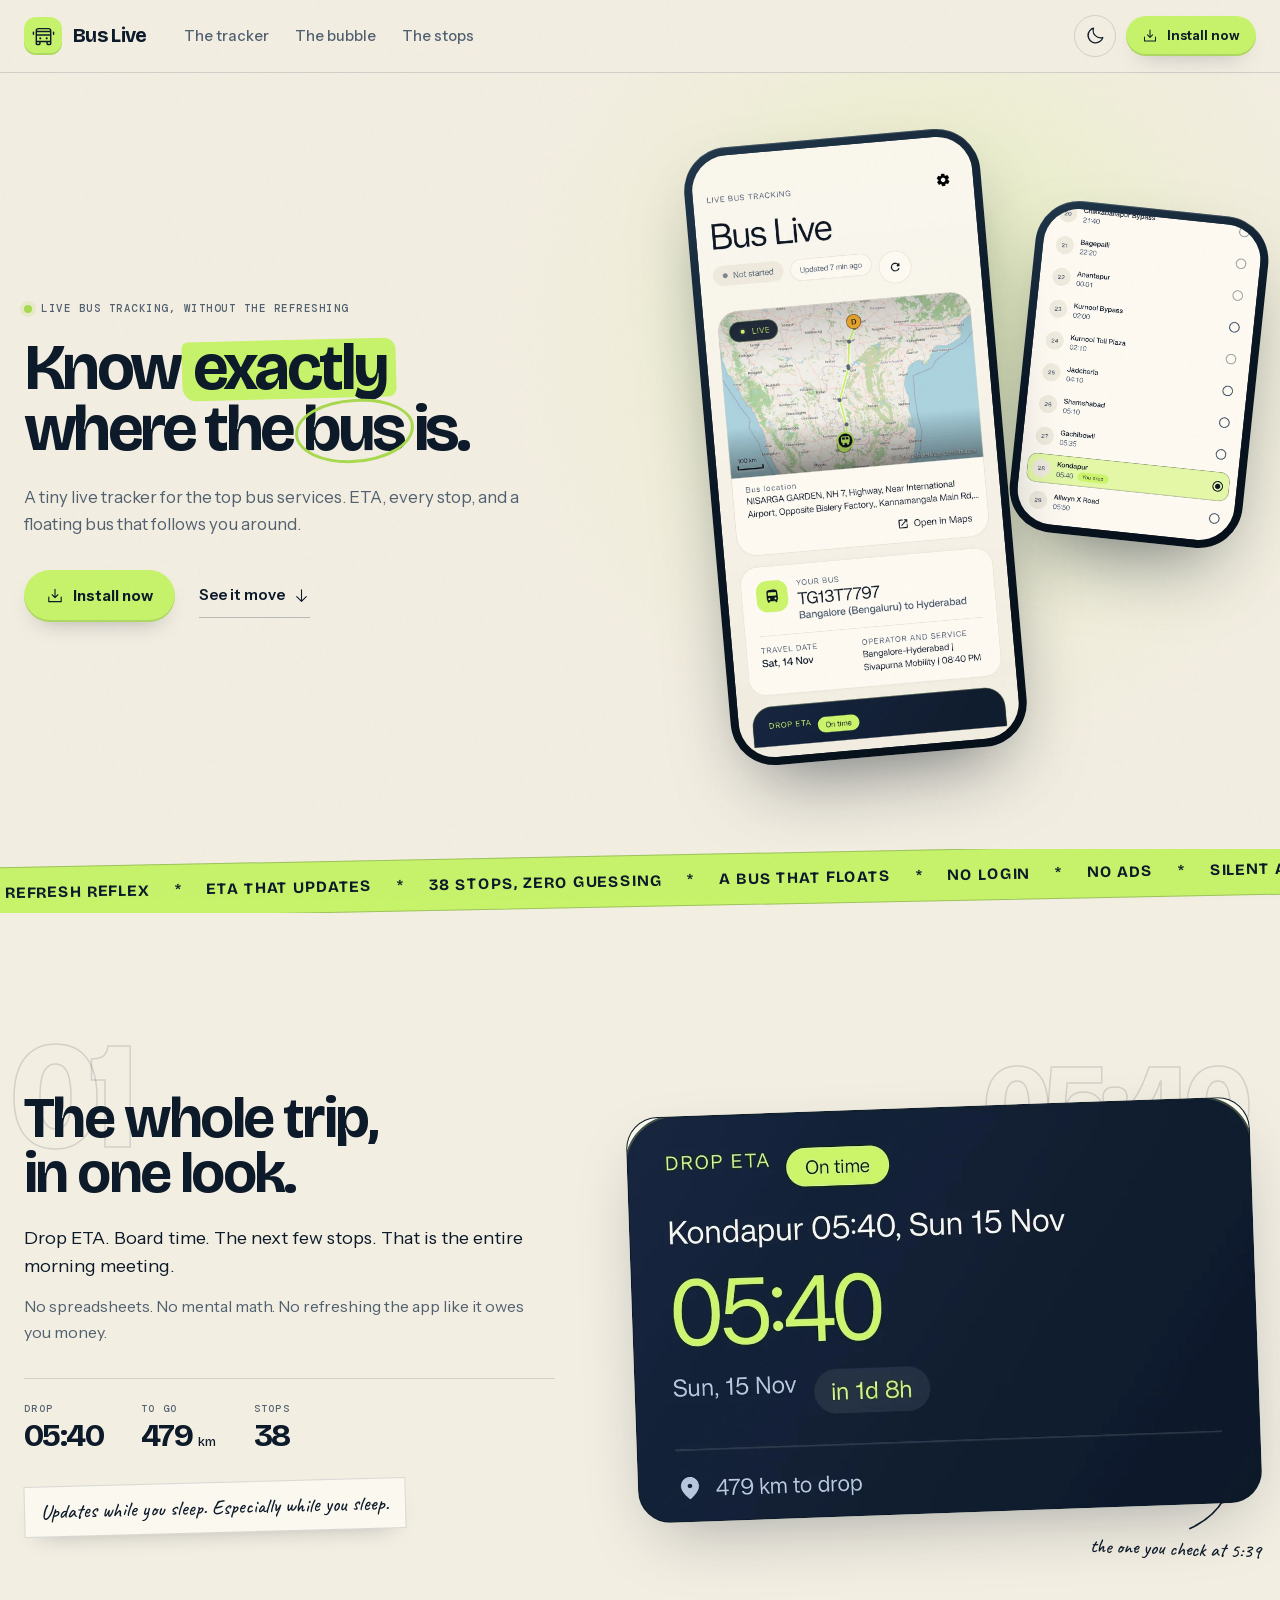
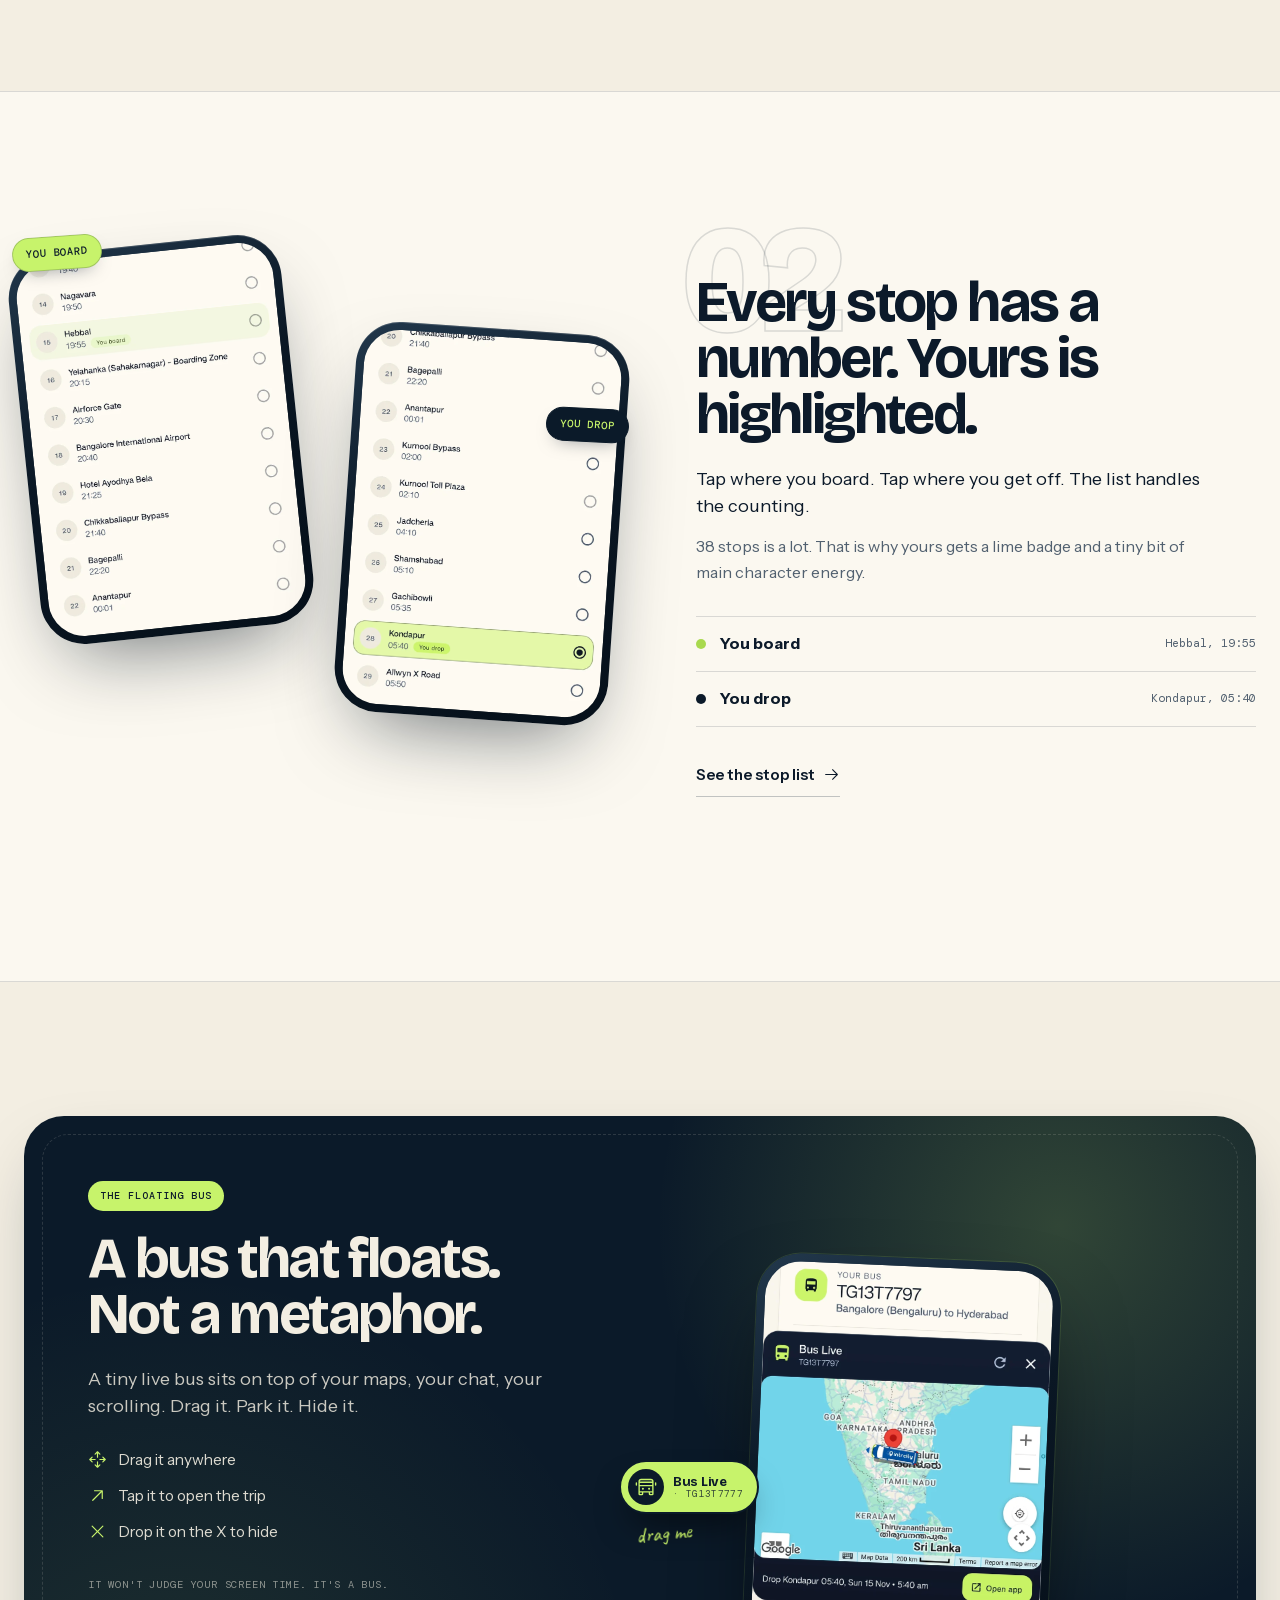
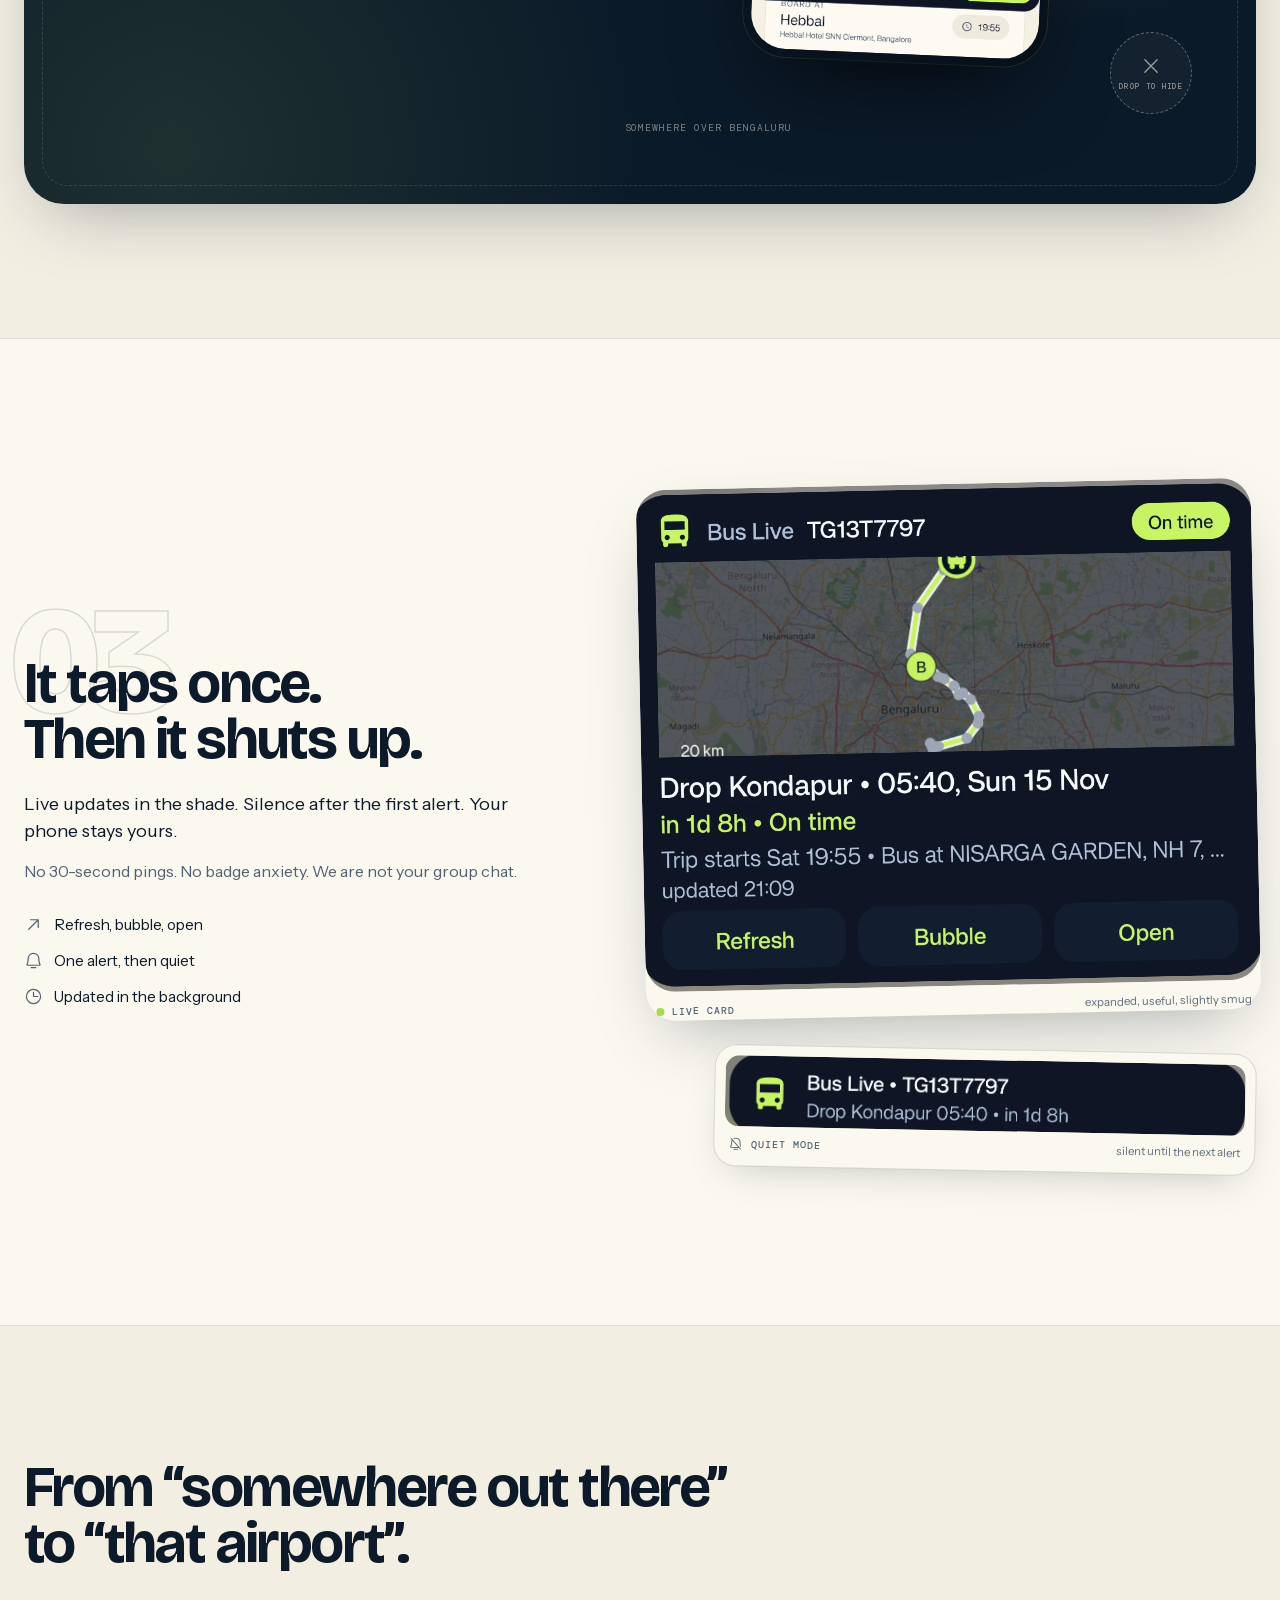
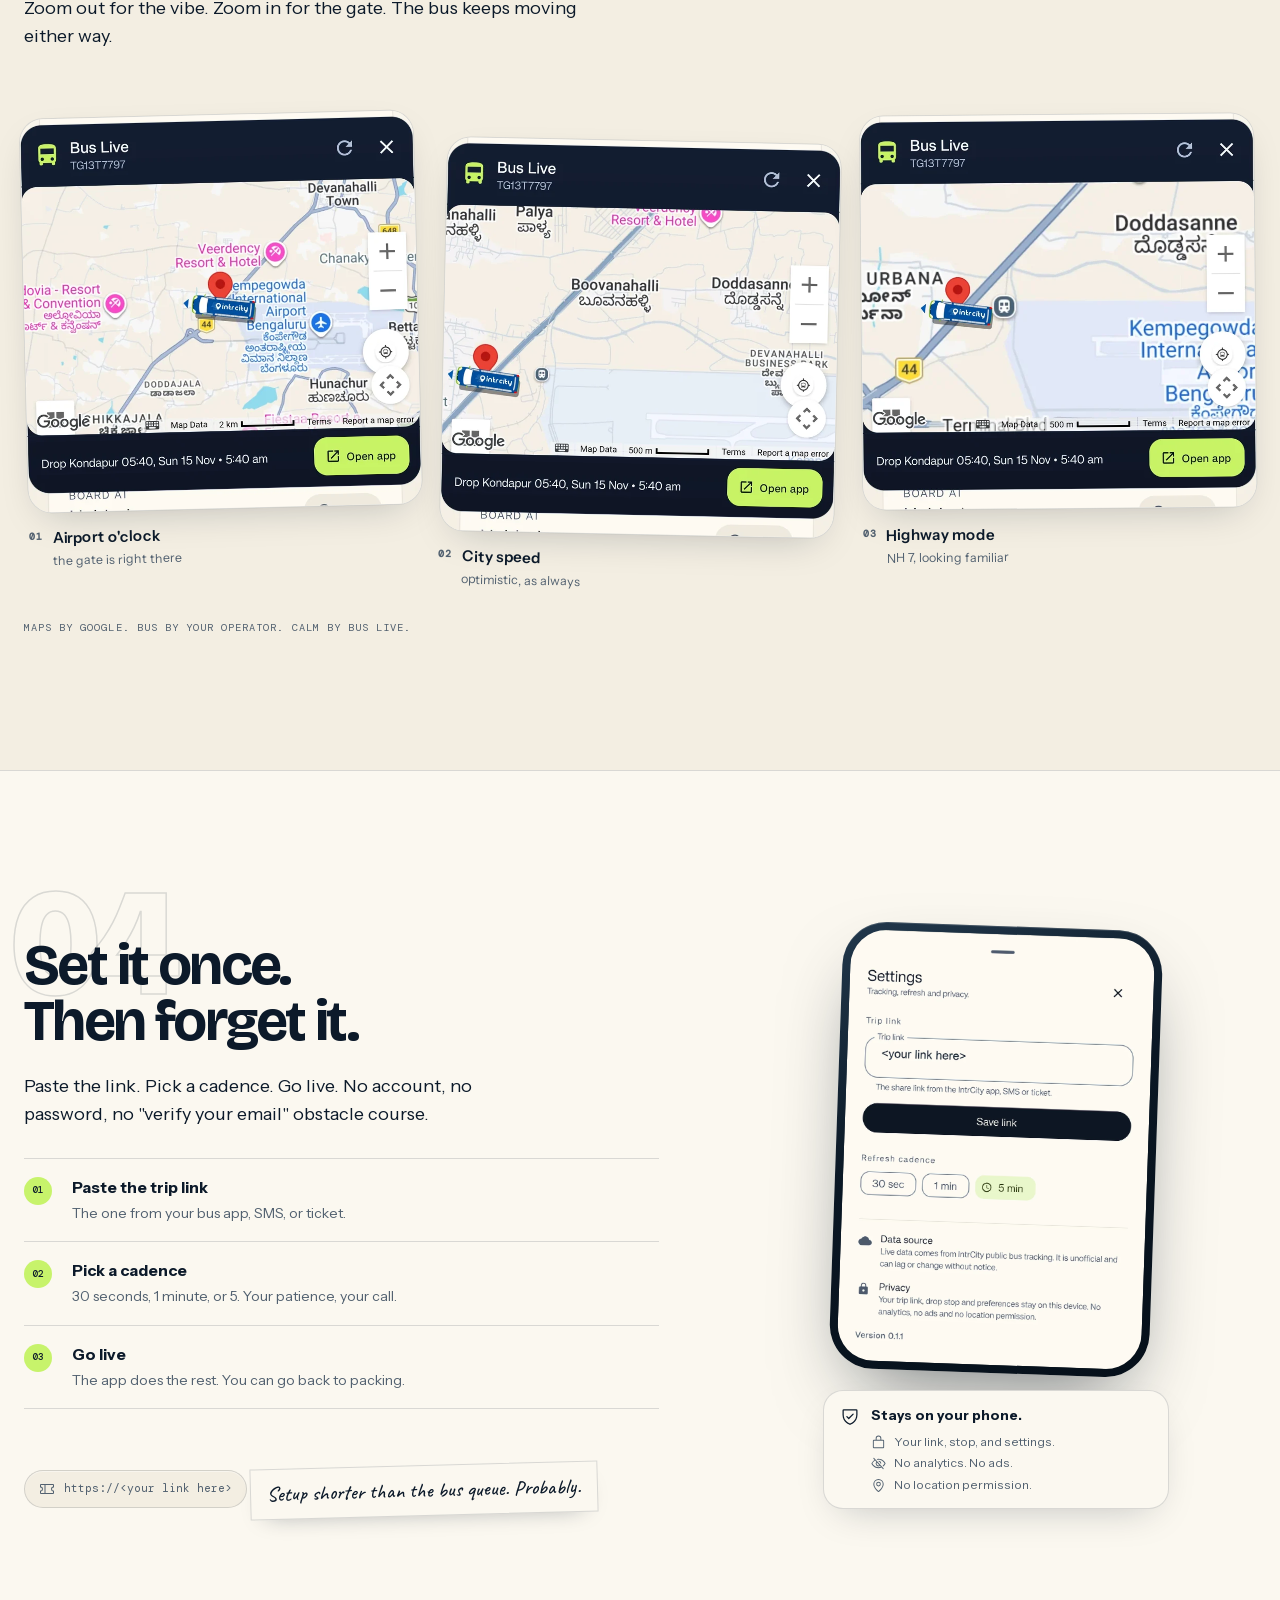
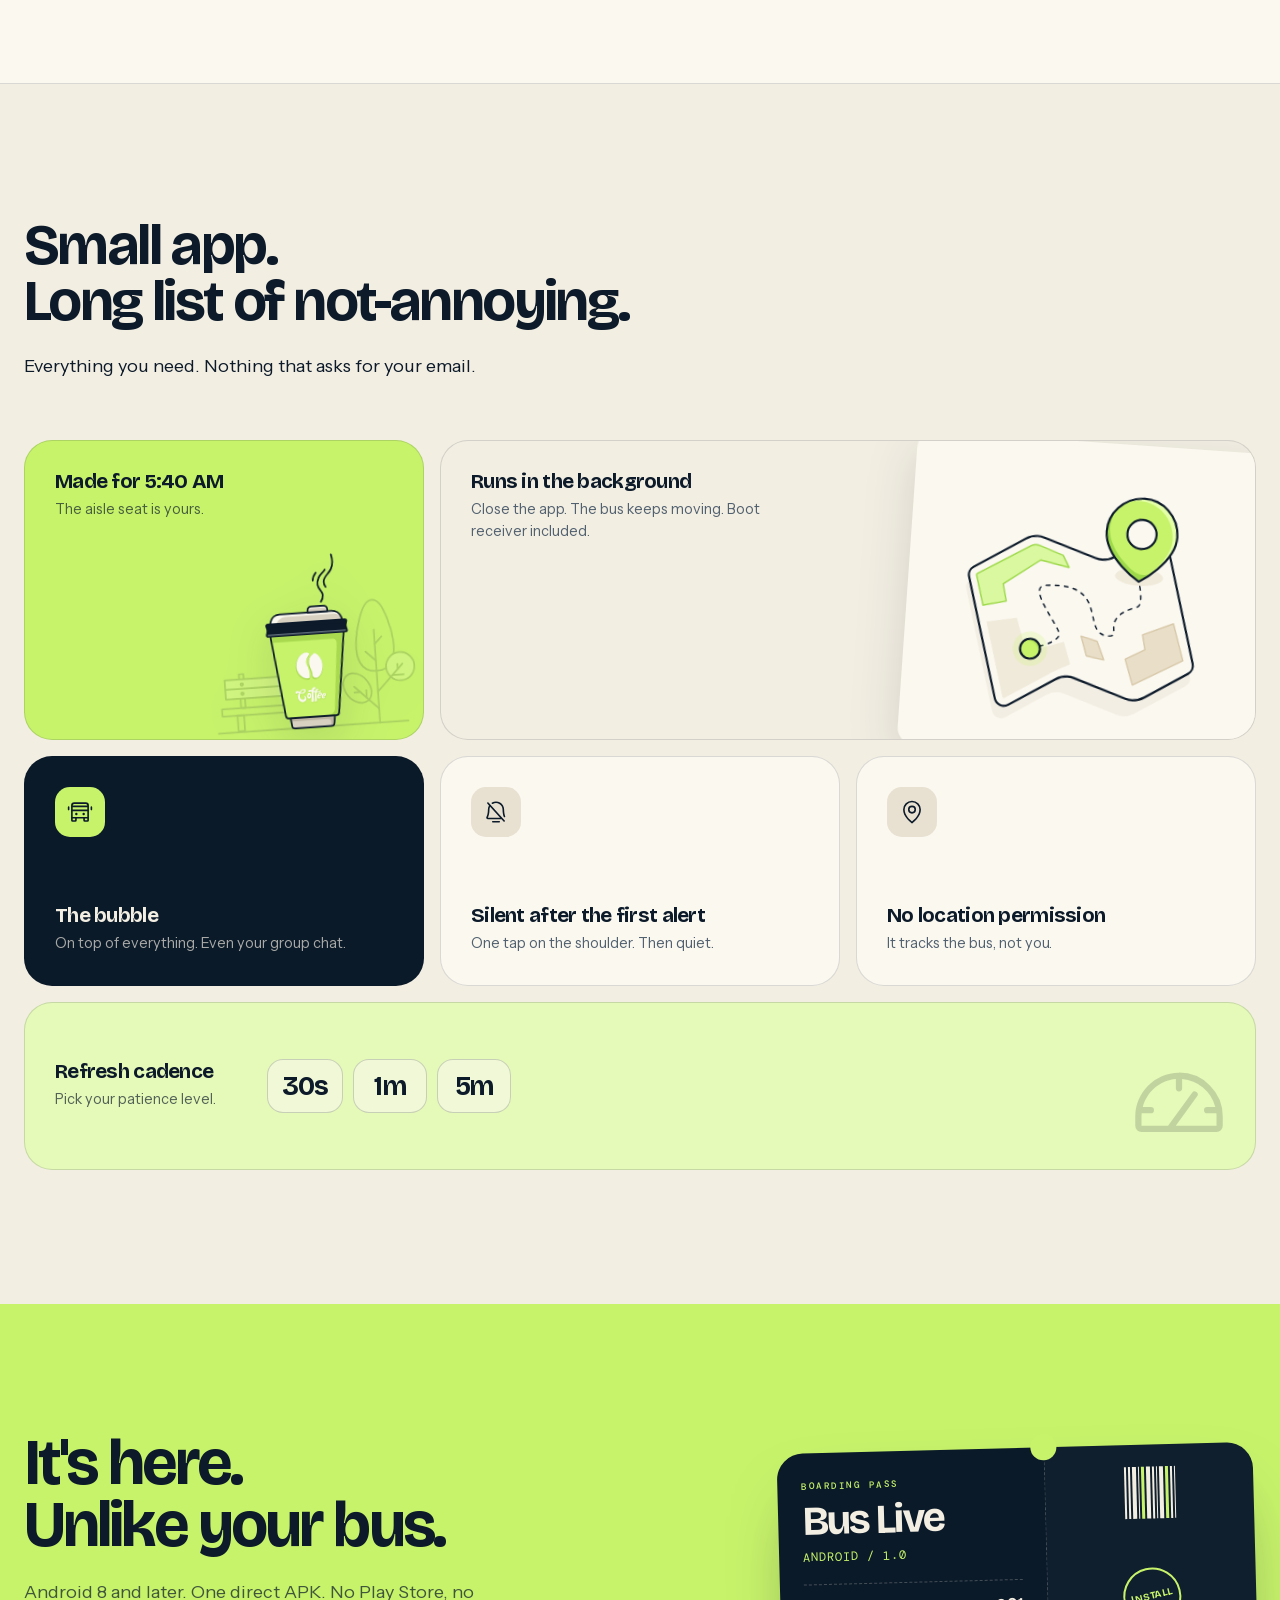
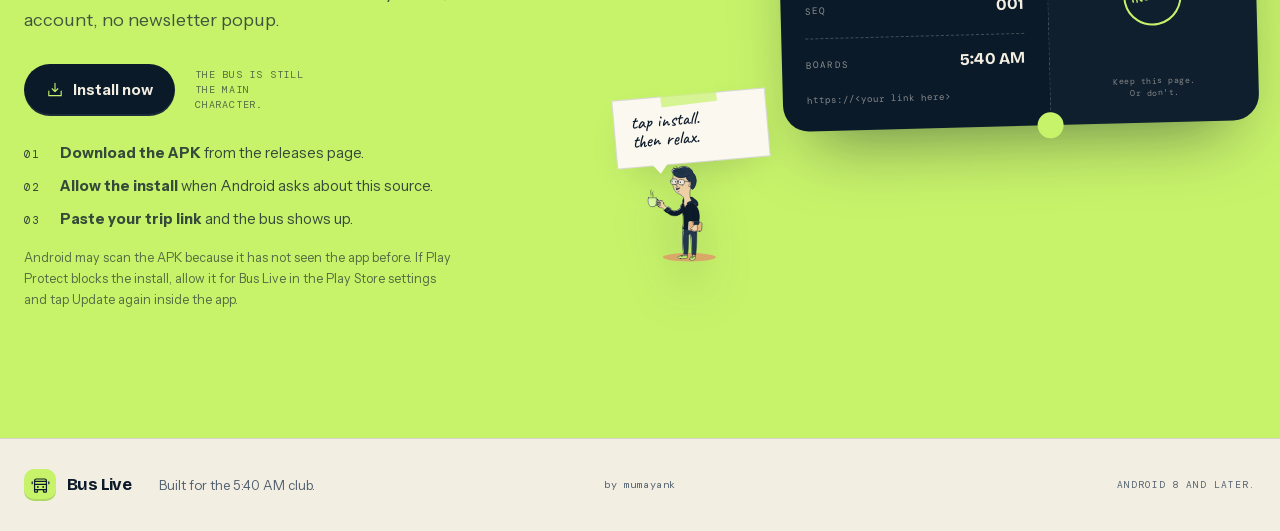
<file: index.html>
<!doctype html>
<html lang="en">
<head>
  <meta charset="utf-8">
  <meta name="viewport" content="width=device-width, initial-scale=1">
  <title>Bus Live - know exactly where the bus is</title>
  <meta name="description" content="A tiny live tracker for the top bus services. Drop ETA, every stop, and a floating bus bubble. Install it on Android 8 and later.">
  <meta name="theme-color" content="#F3EEE2">
  <meta property="og:title" content="Bus Live - know exactly where the bus is">
  <meta property="og:description" content="Live ETA, every stop, and a floating bus that follows you around. Install it on Android 8 and later.">
  <meta property="og:type" content="website">
  <meta property="og:site_name" content="Bus Live">
  <meta property="og:url" content="https://mumayank.github.io/bus-live-site/">
  <meta property="og:image" content="https://mumayank.github.io/bus-live-site/assets/og-card.jpg">
  <meta property="og:image:type" content="image/jpeg">
  <meta property="og:image:width" content="1200">
  <meta property="og:image:height" content="630">
  <meta property="og:image:alt" content="Bus Live share card: Know exactly where the bus is. Install on Android 8 and later.">
  <meta name="twitter:card" content="summary_large_image">
  <meta name="twitter:title" content="Bus Live - know exactly where the bus is">
  <meta name="twitter:description" content="Live ETA, every stop, and a floating bus that follows you around. Install it on Android 8 and later.">
  <meta name="twitter:image" content="https://mumayank.github.io/bus-live-site/assets/og-card.jpg">
  <meta name="twitter:image:alt" content="Bus Live share card: Know exactly where the bus is. Install on Android 8 and later.">
  <link rel="canonical" href="https://mumayank.github.io/bus-live-site/">
  <link rel="icon" href="favicon.svg" type="image/svg+xml">
  <link rel="preload" href="assets/fonts/bricolage-grotesque.woff2" as="font" type="font/woff2" crossorigin>
  <link rel="preload" href="assets/fonts/instrument-sans.woff2" as="font" type="font/woff2" crossorigin>
  <link rel="preload" href="assets/img/screen-main.webp" as="image" type="image/webp">
  <link rel="preload" href="assets/img/screen-allstops.webp?v=3" as="image" type="image/webp">
  <link rel="stylesheet" href="styles.css?v=14">
  <script>
    (function () {
      document.documentElement.classList.add('js');
      try {
        var stored = localStorage.getItem('bl-theme');
        var theme = stored || (window.matchMedia('(prefers-color-scheme: dark)').matches ? 'dark' : 'light');
        document.documentElement.setAttribute('data-theme', theme);
        document.querySelector('meta[name="theme-color"]').setAttribute('content', theme === 'dark' ? '#07131F' : '#F3EEE2');
      } catch (e) {}
    })();
  </script>
</head>
<body>
  <a class="skip" href="#main">Skip to the good part</a>

  <header class="nav">
    <div class="wrap nav__inner">
      <a class="brand" href="#top" aria-label="Bus Live home">
        <span class="brand__mark"><svg class="icon" aria-hidden="true"><use href="assets/icons.svg#i-bus"></use></svg></span>
        <span class="brand__name">Bus Live</span>
      </a>

      <nav class="nav__links" aria-label="Sections">
        <a href="#tracker">The tracker</a>
        <a href="#bubble">The bubble</a>
        <a href="#stops">The stops</a>
      </nav>

      <div class="nav__actions">
        <button class="theme" id="theme-toggle" type="button" aria-label="Switch to dark mode" aria-pressed="false">
          <svg class="icon theme__sun" aria-hidden="true"><use href="assets/icons.svg#i-sun"></use></svg>
          <svg class="icon theme__moon" aria-hidden="true"><use href="assets/icons.svg#i-moon"></use></svg>
        </button>
        <a class="btn btn--install btn--nav" href="https://github.com/mumayank/bus-live-releases/releases/latest">
          <svg class="icon" aria-hidden="true"><use href="assets/icons.svg#i-download-simple"></use></svg>
          Install now
        </a>
      </div>
    </div>
  </header>

  <main id="main">
    <section class="hero" id="top">
      <div class="wrap hero__inner">
        <div class="hero__copy">
          <p class="eyebrow"><span class="dot" aria-hidden="true"></span> Live bus tracking, without the refreshing</p>
          <h1>Know <span class="mark">exactly</span><br>where the <span class="circled">bus</span> is.</h1>
          <p class="hero__sub">A tiny live tracker for the top bus services. ETA, every stop, and a floating bus that follows you around.</p>
          <div class="hero__cta">
            <a class="btn btn--install" href="https://github.com/mumayank/bus-live-releases/releases/latest">
              <svg class="icon" aria-hidden="true"><use href="assets/icons.svg#i-download-simple"></use></svg>
              Install now
            </a>
            <a class="arrow-link" href="#tracker">See it move <svg class="icon" aria-hidden="true"><use href="assets/icons.svg#i-arrow-down"></use></svg></a>
          </div>
        </div>

        <div class="hero__visual" aria-label="Bus Live app screens">
          <div class="hero__phone hero__phone--back">
            <div class="phone">
              <div class="phone__screen">
                <img src="assets/img/screen-drop.webp" width="760" height="1105" alt="Bus Live stop list with the drop stop highlighted in lime." fetchpriority="low">
              </div>
            </div>
          </div>

          <div class="hero__phone hero__phone--front">
            <div class="phone">
              <div class="phone__screen">
                <img src="assets/img/screen-main.webp" width="900" height="1936" alt="Bus Live home screen with a live route map, bus number TG13T7777, and drop ETA." fetchpriority="high">
              </div>
            </div>
          </div>
        </div>
      </div>
    </section>

    <div class="marquee-wrap">
      <div class="marquee" aria-hidden="true">
        <div class="marquee__track">
          <span>NO REFRESH REFLEX <b>*</b> ETA THAT UPDATES <b>*</b> 38 STOPS, ZERO GUESSING <b>*</b> A BUS THAT FLOATS <b>*</b> NO LOGIN <b>*</b> NO ADS <b>*</b> SILENT AFTER THE FIRST ALERT <b>*</b> </span>
          <span>NO REFRESH REFLEX <b>*</b> ETA THAT UPDATES <b>*</b> 38 STOPS, ZERO GUESSING <b>*</b> A BUS THAT FLOATS <b>*</b> NO LOGIN <b>*</b> NO ADS <b>*</b> SILENT AFTER THE FIRST ALERT <b>*</b> </span>
        </div>
      </div>
    </div>

    <section class="section section--tracker" id="tracker">
      <div class="wrap">
        <div class="tracker">
          <div class="tracker__copy reveal">
            <span class="ghost-num" aria-hidden="true">01</span>
            <h2>The whole trip,<br>in one look.</h2>
            <p class="lead">Drop ETA. Board time. The next few stops. That is the entire morning meeting.</p>
            <p class="body">No spreadsheets. No mental math. No refreshing the app like it owes you money.</p>

            <dl class="stats">
              <div><dt>Drop</dt><dd>05:40</dd></div>
              <div><dt>To go</dt><dd>479 <small>km</small></dd></div>
              <div><dt>Stops</dt><dd>38</dd></div>
            </dl>

            <p class="note note--inline">Updates while you sleep. Especially while you sleep.</p>
          </div>

          <div class="tracker__art reveal">
            <span class="big-time" aria-hidden="true">05:40</span>
            <figure class="eta-card">
              <img src="assets/img/card-eta.webp?v=2" width="1148" height="745" alt="Dark drop ETA card for Kondapur at 05:40, marked on time, with 479 km to drop." loading="lazy">
              <figcaption class="sr-only">Drop ETA for Kondapur at 05:40, on time, 479 km to drop.</figcaption>
            </figure>
            <div class="hand hand--eta">
              <svg class="doodle" viewBox="0 0 110 70" aria-hidden="true">
                <path d="M6 58c20-10 38-26 48-45" fill="none" stroke="currentColor" stroke-width="2.4" stroke-linecap="round"/>
                <path d="M46 9c3 1 6 2 9 5M52 19c1-3 2-6 3-10" fill="none" stroke="currentColor" stroke-width="2.4" stroke-linecap="round"/>
              </svg>
              <span>the one you check at 5:39</span>
            </div>
          </div>
        </div>
      </div>
    </section>

    <section class="section section--stops" id="stops">
      <div class="wrap">
        <div class="stops">
          <div class="stops__art reveal">
            <div class="stops__phone stops__phone--board">
              <div class="phone">
                <div class="phone__screen">
                  <img src="assets/img/screen-board.webp" width="760" height="1105" alt="Stop list with Hebbal marked You board." loading="lazy">
                </div>
              </div>
              <span class="tag tag--board">You board</span>
            </div>
            <div class="stops__phone stops__phone--drop">
              <div class="phone">
                <div class="phone__screen">
                  <img src="assets/img/screen-drop.webp" width="760" height="1105" alt="Stop list with Kondapur marked You drop." loading="lazy">
                </div>
              </div>
              <span class="tag tag--drop">You drop</span>
            </div>
          </div>

          <div class="stops__copy reveal">
            <span class="ghost-num" aria-hidden="true">02</span>
            <h2>Every stop has a number. Yours is highlighted.</h2>
            <p class="lead">Tap where you board. Tap where you get off. The list handles the counting.</p>
            <p class="body">38 stops is a lot. That is why yours gets a lime badge and a tiny bit of main character energy.</p>

            <ul class="legend">
              <li><span class="legend__dot legend__dot--board" aria-hidden="true"></span><strong>You board</strong><span>Hebbal, 19:55</span></li>
              <li><span class="legend__dot legend__dot--drop" aria-hidden="true"></span><strong>You drop</strong><span>Kondapur, 05:40</span></li>
            </ul>

            <button class="arrow-link arrow-link--button" type="button" id="open-stops">
              See the stop list <svg class="icon" aria-hidden="true"><use href="assets/icons.svg#i-arrow-right"></use></svg>
            </button>
          </div>
        </div>
      </div>
    </section>

    <section class="section section--bubble" id="bubble">
      <div class="wrap">
        <div class="bubble-panel reveal">
          <div class="bubble-panel__copy">
            <span class="pill pill--lime">the floating bus</span>
            <h2>A bus that floats.<br>Not a metaphor.</h2>
            <p class="lead lead--light">A tiny live bus sits on top of your maps, your chat, your scrolling. Drag it. Park it. Hide it.</p>

            <ul class="ticks ticks--light">
              <li><svg class="icon" aria-hidden="true"><use href="assets/icons.svg#i-arrows-out-cardinal"></use></svg> Drag it anywhere</li>
              <li><svg class="icon" aria-hidden="true"><use href="assets/icons.svg#i-arrow-up-right"></use></svg> Tap it to open the trip</li>
              <li><svg class="icon" aria-hidden="true"><use href="assets/icons.svg#i-x"></use></svg> Drop it on the X to hide</li>
            </ul>

            <p class="bubble-panel__foot">It won't judge your screen time. It's a bus.</p>
          </div>

          <div class="bubble-stage" id="bubble-stage">
            <div class="bubble-stage__phone">
              <div class="phone phone--tilt">
                <div class="phone__screen">
                  <img src="assets/img/screen-bubble.webp" width="820" height="1105" alt="Map with the floating Bus Live bubble over the route between Bengaluru and Hyderabad." loading="lazy">
                </div>
              </div>
            </div>
            <p class="bubble-stage__caption">somewhere over Bengaluru</p>

            <button class="bus-bubble" id="bus-bubble" type="button" aria-describedby="bubble-help">
              <span class="bus-bubble__mark"><svg class="icon" aria-hidden="true"><use href="assets/icons.svg#i-bus"></use></svg></span>
              <span class="bus-bubble__text"><b>Bus Live</b><em>· TG13T7777</em></span>
            </button>
            <span class="sr-only" id="bubble-help">Drag it around, or use the drop to hide button.</span>
            <span class="bubble-hint" id="bubble-hint" aria-hidden="true">drag me</span>

            <button class="bubble-hide" id="bubble-hide" type="button" aria-label="Drop to hide the floating bus">
              <svg class="icon" aria-hidden="true"><use href="assets/icons.svg#i-x"></use></svg>
              <span>drop to hide</span>
            </button>

            <button class="bubble-restore" id="bubble-restore" type="button" hidden>Bring it back</button>
          </div>
        </div>
      </div>
    </section>

    <section class="section section--notifs">
      <div class="wrap">
        <div class="notifs">
          <div class="notifs__copy reveal">
            <span class="ghost-num" aria-hidden="true">03</span>
            <h2>It taps once.<br>Then it shuts up.</h2>
            <p class="lead">Live updates in the shade. Silence after the first alert. Your phone stays yours.</p>
            <p class="body">No 30-second pings. No badge anxiety. We are not your group chat.</p>

            <ul class="ticks">
              <li><svg class="icon" aria-hidden="true"><use href="assets/icons.svg#i-arrow-up-right"></use></svg> Refresh, bubble, open</li>
              <li><svg class="icon" aria-hidden="true"><use href="assets/icons.svg#i-bell-simple"></use></svg> One alert, then quiet</li>
              <li><svg class="icon" aria-hidden="true"><use href="assets/icons.svg#i-clock"></use></svg> Updated in the background</li>
            </ul>
          </div>

          <div class="notifs__art reveal">
            <figure class="notif notif--big">
              <img src="assets/img/card-notification.webp" width="1060" height="865" alt="Expanded Bus Live notification with a live map, drop ETA, and Refresh, Bubble, and Open buttons." loading="lazy">
              <figcaption><span class="notif__dot" aria-hidden="true"></span> Live card <span class="notif__muted">expanded, useful, slightly smug</span></figcaption>
            </figure>

            <figure class="notif notif--small">
              <img src="assets/img/card-notification-small.webp" width="1085" height="148" alt="Collapsed Bus Live notification showing the drop stop and ETA." loading="lazy">
              <figcaption><svg class="icon" aria-hidden="true"><use href="assets/icons.svg#i-bell-simple-slash"></use></svg> Quiet mode <span class="notif__muted">silent until the next alert</span></figcaption>
            </figure>
          </div>
        </div>
      </div>
    </section>

    <section class="section section--maps">
      <div class="wrap">
        <div class="maps__head reveal">
          <h2>From &ldquo;somewhere out there&rdquo; <br>to &ldquo;that airport&rdquo;.</h2>
          <p class="lead">Zoom out for the vibe. Zoom in for the gate. The bus keeps moving either way.</p>
        </div>

        <div class="maps__strip reveal" tabindex="0" role="region" aria-label="Map screenshots">
          <figure class="map-card map-card--one">
            <div class="map-card__img">
              <img src="assets/img/map-airport.webp?v=2" width="760" height="760" alt="Bus Live map zoomed in near Kempegowda International Airport with the bus bubble." loading="lazy">
            </div>
            <figcaption><span>01</span> Airport o'clock <em>the gate is right there</em></figcaption>
          </figure>

          <figure class="map-card map-card--two">
            <div class="map-card__img">
              <img src="assets/img/map-urban.webp?v=2" width="760" height="760" alt="Bus Live map on city roads near Doddasanne with the bus bubble." loading="lazy">
            </div>
            <figcaption><span>02</span> City speed <em>optimistic, as always</em></figcaption>
          </figure>

          <figure class="map-card map-card--three">
            <div class="map-card__img">
              <img src="assets/img/map-highway.webp?v=2" width="760" height="760" alt="Bus Live map on the highway near the airport with the bus bubble." loading="lazy">
            </div>
            <figcaption><span>03</span> Highway mode <em>NH 7, looking familiar</em></figcaption>
          </figure>
        </div>

        <p class="maps__foot reveal">Maps by Google. Bus by your operator. Calm by Bus Live.</p>
      </div>
    </section>

    <section class="section section--setup">
      <div class="wrap">
        <div class="setup">
          <div class="setup__copy reveal">
            <span class="ghost-num" aria-hidden="true">04</span>
            <h2>Set it once.<br>Then forget it.</h2>
            <p class="lead">Paste the link. Pick a cadence. Go live. No account, no password, no "verify your email" obstacle course.</p>

            <ol class="steps">
              <li><span>01</span><div><strong>Paste the trip link</strong><p>The one from your bus app, SMS, or ticket.</p></div></li>
              <li><span>02</span><div><strong>Pick a cadence</strong><p>30 seconds, 1 minute, or 5. Your patience, your call.</p></div></li>
              <li><span>03</span><div><strong>Go live</strong><p>The app does the rest. You can go back to packing.</p></div></li>
            </ol>

            <div class="link-chip">
              <svg class="icon" aria-hidden="true"><use href="assets/icons.svg#i-ticket"></use></svg>
              <span>https://&lt;your link here&gt;</span>
            </div>

            <p class="note note--inline">Setup shorter than the bus queue. Probably.</p>
          </div>

          <div class="setup__art reveal">
            <div class="phone phone--setup">
              <div class="phone__screen">
                <img src="assets/img/screen-settings.webp" width="900" height="1275" alt="Bus Live settings screen with the trip link replaced by a placeholder, refresh cadence choices, and privacy notes." loading="lazy">
              </div>
            </div>
            <div class="setup__privacy">
              <svg class="icon" aria-hidden="true"><use href="assets/icons.svg#i-shield-check"></use></svg>
              <div class="setup__privacy-copy">
                <strong>Stays on your phone.</strong>
                <ul class="setup__privacy-list">
                  <li><svg class="icon" aria-hidden="true"><use href="assets/icons.svg#i-lock-simple"></use></svg><span>Your link, stop, and settings.</span></li>
                  <li><svg class="icon" aria-hidden="true"><use href="assets/icons.svg#i-eye-slash"></use></svg><span>No analytics. No ads.</span></li>
                  <li><svg class="icon" aria-hidden="true"><use href="assets/icons.svg#i-map-pin"></use></svg><span>No location permission.</span></li>
                </ul>
              </div>
            </div>
          </div>
        </div>
      </div>
    </section>

    <section class="section section--bento">
      <div class="wrap">
        <div class="bento__head reveal">
          <h2>Small app.<br>Long list of not-annoying.</h2>
          <p class="lead">Everything you need. Nothing that asks for your email.</p>
        </div>

        <div class="bento">
          <article class="bento__card bento__card--coffee reveal">
            <div class="bento__art bento__art--coffee">
              <img src="assets/ill/coffee.svg" width="1000" height="880" alt="" loading="lazy">
            </div>
            <div class="bento__copy">
              <h3>Made for 5:40 AM</h3>
              <p>The aisle seat is yours.</p>
            </div>
          </article>

          <article class="bento__card bento__card--background reveal">
            <div class="bento__copy">
              <h3>Runs in the background</h3>
              <p>Close the app. The bus keeps moving. Boot receiver included.</p>
            </div>
            <div class="bento__art bento__art--map">
              <img src="assets/ill/map.svg" width="1000" height="880" alt="" loading="lazy">
            </div>
          </article>

          <article class="bento__card bento__card--bubble reveal">
            <span class="bento__icon"><svg class="icon" aria-hidden="true"><use href="assets/icons.svg#i-bus"></use></svg></span>
            <div class="bento__copy">
              <h3>The bubble</h3>
              <p>On top of everything. Even your group chat.</p>
            </div>
          </article>

          <article class="bento__card bento__card--silent reveal">
            <span class="bento__icon"><svg class="icon" aria-hidden="true"><use href="assets/icons.svg#i-bell-simple-slash"></use></svg></span>
            <div class="bento__copy">
              <h3>Silent after the first alert</h3>
              <p>One tap on the shoulder. Then quiet.</p>
            </div>
          </article>

          <article class="bento__card bento__card--privacy reveal">
            <span class="bento__icon"><svg class="icon" aria-hidden="true"><use href="assets/icons.svg#i-map-pin"></use></svg></span>
            <div class="bento__copy">
              <h3>No location permission</h3>
              <p>It tracks the bus, not you.</p>
            </div>
          </article>

          <article class="bento__card bento__card--cadence reveal">
            <div class="bento__copy">
              <h3>Refresh cadence</h3>
              <p>Pick your patience level.</p>
            </div>
            <div class="cadence" aria-label="Refresh options: 30 seconds, 1 minute, 5 minutes">
              <span>30s</span><span>1m</span><span>5m</span>
            </div>
            <svg class="icon bento__gauge" aria-hidden="true"><use href="assets/icons.svg#i-gauge"></use></svg>
          </article>
        </div>
      </div>
    </section>

    <section class="section section--cta" id="install">
      <div class="wrap">
        <div class="cta">
          <div class="cta__copy reveal">
            <h2>It's here.<br>Unlike your bus.</h2>
            <p class="lead">Android 8 and later. One direct APK. No Play Store, no account, no newsletter popup.</p>
            <div class="cta__actions">
              <a class="btn btn--navy" href="https://github.com/mumayank/bus-live-releases/releases/latest">
                <svg class="icon" aria-hidden="true"><use href="assets/icons.svg#i-download-simple"></use></svg>
                Install now
              </a>
              <span class="cta__aside">The bus is still the main character.</span>
            </div>
            <ol class="install-steps">
              <li><span>01</span><div><strong>Download the APK</strong> from the releases page.</div></li>
              <li><span>02</span><div><strong>Allow the install</strong> when Android asks about this source.</div></li>
              <li><span>03</span><div><strong>Paste your trip link</strong> and the bus shows up.</div></li>
            </ol>
            <p class="install-note">Android may scan the APK because it has not seen the app before. If Play Protect blocks the install, allow it for Bus Live in the Play Store settings and tap Update again inside the app.</p>
          </div>

          <div class="cta__art reveal">
            <div class="ticket" aria-label="Bus Live boarding pass, Android, available now">
              <div class="ticket__main">
                <p class="ticket__kicker">Boarding pass</p>
                <p class="ticket__brand">Bus Live</p>
                <p class="ticket__route">Android <span aria-hidden="true">/</span> 1.0</p>
                <div class="ticket__row"><span>Seq</span><strong>001</strong></div>
                <div class="ticket__row"><span>Boards</span><strong>5:40 AM</strong></div>
                <p class="ticket__link">https://&lt;your link here&gt;</p>
              </div>
              <div class="ticket__stub">
                <div class="barcode" aria-hidden="true">
                  <i></i><i></i><i></i><i></i><i></i><i></i><i></i><i></i><i></i><i></i><i></i><i></i>
                </div>
                <span class="ticket__stamp">Install</span>
                <span class="ticket__small">Keep this page.<br>Or don't.</span>
              </div>
            </div>

            <div class="cta__person">
              <img src="assets/ill/freelancer.svg" width="1000" height="880" alt="" loading="lazy">
            </div>
            <div class="note note--cta">tap install.<br>then relax.</div>
          </div>
        </div>
      </div>
    </section>

    <dialog class="stops-dialog" id="stops-dialog" aria-labelledby="stops-dialog-title">
      <div class="stops-dialog__panel">
        <div class="stops-dialog__head">
          <div><h2 id="stops-dialog-title">The stop list</h2><p class="stops-dialog__sub">A peek at the first nine of 38.</p></div>
          <button class="stops-dialog__close" type="button" data-close aria-label="Close the stop list">
            <svg class="icon" aria-hidden="true"><use href="assets/icons.svg#i-x"></use></svg>
          </button>
        </div>
        <div class="stops-dialog__body">
          <img src="assets/img/screen-allstops.webp?v=3" width="760" height="988" alt="The first stops in the Bus Live list, numbered from Bommanahalli.">
        </div>
      </div>
    </dialog>
  </main>

  <footer class="footer">
    <div class="wrap footer__inner">
      <div class="footer__start">
        <a class="brand brand--footer" href="#top" aria-label="Bus Live, back to top">
          <span class="brand__mark"><svg class="icon" aria-hidden="true"><use href="assets/icons.svg#i-bus"></use></svg></span>
          <span class="brand__name">Bus Live</span>
        </a>
        <p>Built for the 5:40 AM club.</p>
      </div>
      <p class="footer__credit">by mumayank</p>
      <p class="footer__small">Android 8 and later.</p>
    </div>
  </footer>

  <script src="script.js?v=5" defer></script>
</body>
</html>
</file>
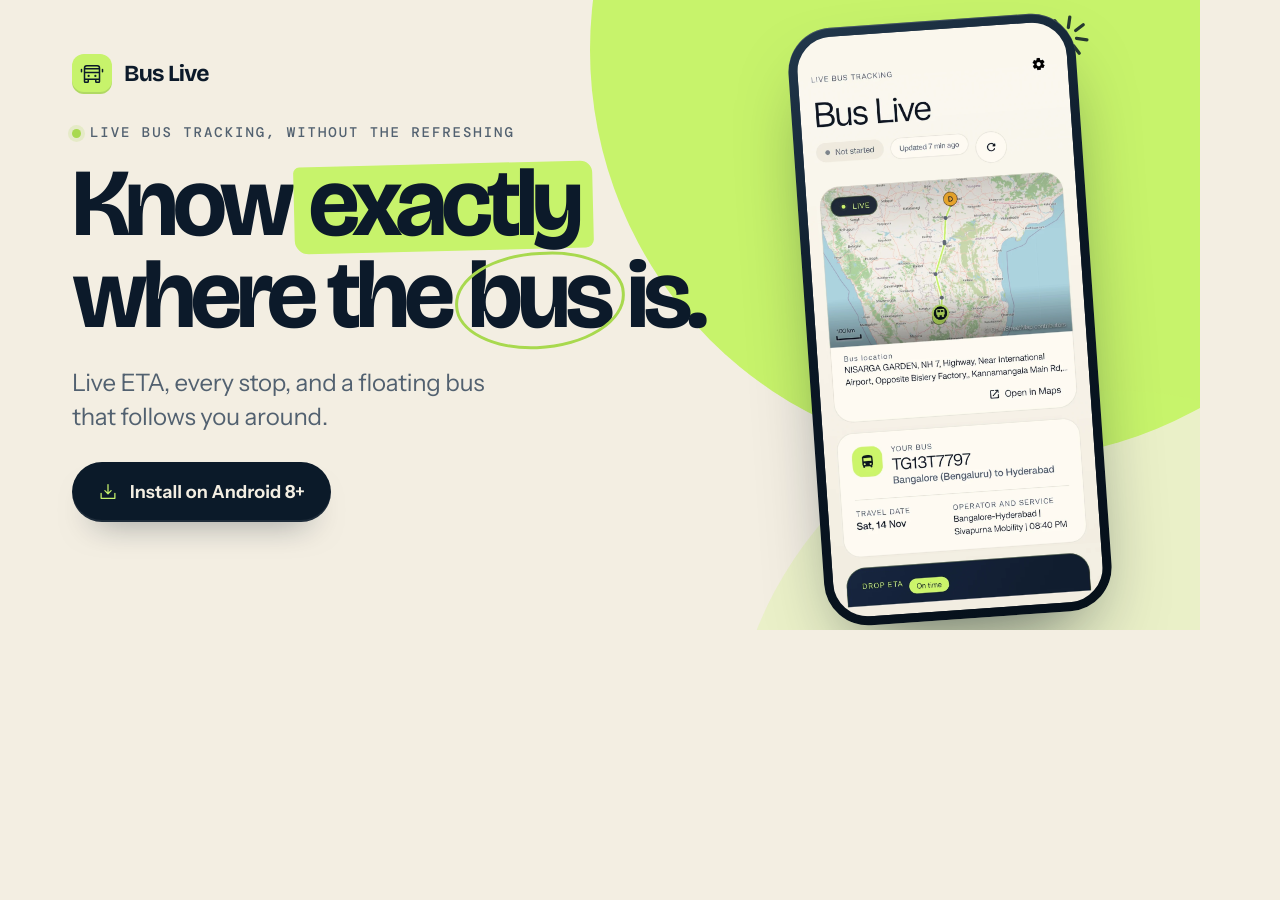
<file: tools/og-card.html>
<!doctype html>
<html lang="en">
<head>
  <meta charset="utf-8">
  <meta name="robots" content="noindex">
  <title>Bus Live share card</title>
  <style>
    @font-face {
      font-family: 'Bricolage Grotesque';
      src: url('../assets/fonts/bricolage-grotesque.woff2') format('woff2');
      font-weight: 200 800;
      font-style: normal;
      font-display: block;
    }
    @font-face {
      font-family: 'Instrument Sans';
      src: url('../assets/fonts/instrument-sans.woff2') format('woff2');
      font-weight: 400 700;
      font-style: normal;
      font-display: block;
    }
    @font-face {
      font-family: 'DM Mono';
      src: url('../assets/fonts/dm-mono-500.woff2') format('woff2');
      font-weight: 500;
      font-style: normal;
      font-display: block;
    }

    :root {
      --paper: #F3EEE2;
      --ink: #0C1A2A;
      --slate: #526170;
      --lime: #C7F36B;
      --lime-dark: #A8D94E;
      --navy: #0B1A29;
      --on-navy: #F3EEE2;
      --font-display: 'Bricolage Grotesque', sans-serif;
      --font-body: 'Instrument Sans', sans-serif;
      --font-mono: 'DM Mono', monospace;
    }

    * { box-sizing: border-box; }

    html, body {
      width: 1200px;
      height: 630px;
      margin: 0;
      overflow: hidden;
    }

    body {
      background: var(--paper);
      color: var(--ink);
      font-family: var(--font-body);
      -webkit-font-smoothing: antialiased;
      text-rendering: geometricPrecision;
    }

    .card {
      position: relative;
      width: 1200px;
      height: 630px;
      overflow: hidden;
      background: var(--paper);
    }

    .blob {
      position: absolute;
      top: -360px;
      right: -210px;
      width: 820px;
      height: 820px;
      border-radius: 50%;
      background: var(--lime);
    }

    .blob--soft {
      top: auto;
      right: -290px;
      bottom: -520px;
      width: 760px;
      height: 760px;
      background: rgba(199, 243, 107, 0.22);
    }

    .copy {
      position: absolute;
      top: 54px;
      left: 72px;
      width: 690px;
    }

    .brand {
      display: flex;
      align-items: center;
      gap: 12px;
      font-family: var(--font-display);
      font-weight: 700;
      font-size: 23px;
      letter-spacing: -0.035em;
    }

    .brand__mark {
      display: grid;
      place-items: center;
      width: 40px;
      height: 40px;
      border-radius: 12px;
      background: var(--lime);
      color: var(--navy);
      box-shadow: inset 0 -2px 0 rgba(12, 26, 42, 0.12);
    }

    .brand__mark svg {
      width: 24px;
      height: 24px;
    }

    .eyebrow {
      display: flex;
      align-items: center;
      gap: 9px;
      margin: 30px 0 0;
      color: var(--slate);
      font-family: var(--font-mono);
      font-size: 14px;
      font-weight: 500;
      letter-spacing: 0.14em;
      text-transform: uppercase;
    }

    .dot {
      display: inline-block;
      width: 9px;
      height: 9px;
      border-radius: 50%;
      background: var(--lime-dark);
      box-shadow: 0 0 0 4px rgba(168, 217, 78, 0.18);
    }

    h1 {
      margin: 16px 0 0;
      font-family: var(--font-display);
      font-size: 96px;
      font-weight: 700;
      line-height: 0.96;
      letter-spacing: -0.055em;
    }

    .mark {
      position: relative;
      display: inline-block;
      isolation: isolate;
      padding-inline: 0.04em;
    }

    .mark::before {
      content: "";
      position: absolute;
      z-index: -1;
      inset: 7% -4% -1%;
      background: var(--lime);
      border-radius: 6px 12px 8px 14px;
      transform: rotate(-1.4deg);
    }

    .circled {
      position: relative;
      display: inline-block;
      margin-inline: 0.04em;
    }

    .circled::after {
      content: "";
      position: absolute;
      inset: 2% -0.16em -7% -0.14em;
      border: 3px solid var(--lime-dark);
      border-radius: 52% 46% 54% 48%;
      transform: rotate(-2.5deg);
    }

    .sub {
      width: 560px;
      margin: 24px 0 0;
      color: var(--slate);
      font-size: 24px;
      line-height: 1.42;
      letter-spacing: -0.01em;
    }

    .cta {
      display: inline-flex;
      align-items: center;
      gap: 12px;
      height: 60px;
      margin-top: 28px;
      padding: 0 26px;
      border-radius: 999px;
      background: var(--navy);
      color: var(--on-navy);
      font-size: 18px;
      font-weight: 650;
      letter-spacing: 0.005em;
      box-shadow: inset 0 -2px 0 rgba(255, 255, 255, 0.08), 0 18px 34px -22px rgba(11, 26, 41, 0.65);
    }

    .cta svg {
      width: 20px;
      height: 20px;
      color: var(--lime);
    }

    .phone-stage {
      position: absolute;
      top: 12px;
      right: 82px;
      width: 336px;
      height: 606px;
    }

    .phone {
      position: relative;
      padding: 9px;
      border-radius: 44px;
      background: linear-gradient(155deg, #22384C 0%, #0A1724 45%, #06101A 100%);
      box-shadow: 0 38px 80px -34px rgba(7, 20, 32, 0.7), inset 0 1px 0 rgba(255, 255, 255, 0.16);
      transform: rotate(-4deg);
      transform-origin: 50% 50%;
    }

    .phone__screen {
      overflow: hidden;
      border-radius: 35px;
      line-height: 0;
    }

    .phone__screen img {
      display: block;
      width: 100%;
      height: auto;
    }

    .phone-stage .phone {
      position: absolute;
      top: 8px;
      left: 24px;
      width: 288px;
    }

    .spark {
      position: absolute;
      right: 28px;
      top: 2px;
      width: 46px;
      height: 46px;
      color: var(--navy);
      opacity: 0.85;
      transform: rotate(8deg);
    }
  </style>
</head>
<body>
  <main class="card">
    <div class="blob" aria-hidden="true"></div>
    <div class="blob blob--soft" aria-hidden="true"></div>

    <div class="copy">
      <div class="brand">
        <span class="brand__mark">
          <svg viewBox="0 0 256 256" fill="currentColor" aria-hidden="true"><use href="../assets/icons.svg#i-bus"></use></svg>
        </span>
        <span>Bus Live</span>
      </div>

      <p class="eyebrow"><span class="dot"></span> Live bus tracking, without the refreshing</p>

      <h1>Know <span class="mark">exactly</span><br>where the <span class="circled">bus</span> is.</h1>

      <p class="sub">Live ETA, every stop, and a floating bus<br>that follows you around.</p>

      <div class="cta">
        <svg viewBox="0 0 256 256" fill="currentColor" aria-hidden="true"><use href="../assets/icons.svg#i-download-simple"></use></svg>
        Install on Android 8+
      </div>
    </div>

    <div class="phone-stage">
      <svg class="spark" viewBox="0 0 48 48" fill="none" aria-hidden="true">
        <path d="M24 3v11M24 34v11M3 24h11M34 24h11M9 9l7 7M32 32l7 7M39 9l-7 7M16 32l-7 7" stroke="currentColor" stroke-width="3.4" stroke-linecap="round"/>
      </svg>
      <div class="phone">
        <div class="phone__screen">
          <img src="../assets/img/screen-main.webp" width="900" height="1936" alt="">
        </div>
      </div>
    </div>
  </main>

  <script>
    (async function () {
      await Promise.all([
        document.fonts.load('700 96px "Bricolage Grotesque"'),
        document.fonts.load('500 14px "DM Mono"'),
        document.fonts.load('400 24px "Instrument Sans"'),
        document.fonts.load('650 18px "Instrument Sans"')
      ]);
      await document.fonts.ready;
      const img = document.querySelector('.phone__screen img');
      if (!img.complete || !img.naturalWidth) {
        await new Promise(function (resolve, reject) {
          img.onload = resolve;
          img.onerror = reject;
        });
      }
      document.documentElement.dataset.ready = 'true';
    })();
  </script>
</body>
</html>
</file>
<file: styles.css>
/* Bus Live showcase
   Shape rule: buttons and chips are pills, cards are 28px, the phone is 44px.
   Z-index scale: content 1-5, nav 50, grain 60, skip link 100. */

@font-face {
  font-family: 'Bricolage Grotesque';
  src: url('assets/fonts/bricolage-grotesque.woff2') format('woff2');
  font-weight: 200 800;
  font-style: normal;
  font-display: swap;
}
@font-face {
  font-family: 'Instrument Sans';
  src: url('assets/fonts/instrument-sans.woff2') format('woff2');
  font-weight: 400 700;
  font-style: normal;
  font-display: swap;
}
@font-face {
  font-family: 'Instrument Sans';
  src: url('assets/fonts/instrument-sans-italic.woff2') format('woff2');
  font-weight: 400 700;
  font-style: italic;
  font-display: swap;
}
@font-face {
  font-family: 'DM Mono';
  src: url('assets/fonts/dm-mono-400.woff2') format('woff2');
  font-weight: 400;
  font-style: normal;
  font-display: swap;
}
@font-face {
  font-family: 'DM Mono';
  src: url('assets/fonts/dm-mono-500.woff2') format('woff2');
  font-weight: 500;
  font-style: normal;
  font-display: swap;
}
@font-face {
  font-family: 'Caveat';
  src: url('assets/fonts/caveat.woff2') format('woff2');
  font-weight: 500 600;
  font-style: normal;
  font-display: swap;
}

:root {
  --paper: #F3EEE2;
  --paper-2: #FBF8F0;
  --paper-3: #E8E0D0;
  --ink: #0C1A2A;
  --ink-2: #1B3044;
  --slate: #526170;
  --slate-2: #63717E;
  --line: rgba(12, 26, 42, 0.14);
  --line-strong: rgba(12, 26, 42, 0.24);
  --lime: #C7F36B;
  --lime-dark: #A8D94E;
  --lime-soft: #E5F9B8;
  --navy: #0B1A29;
  --navy-2: #13293D;
  --on-lime: #0C1A2A;
  --on-navy: #F3EEE2;
  --shadow: 0 26px 70px -26px rgba(11, 26, 41, 0.38);
  --shadow-soft: 0 14px 40px -18px rgba(11, 26, 41, 0.28);
  --r-card: 28px;
  --r-big: 40px;
  --r-phone: 44px;
  --r-pill: 999px;
  --font-display: 'Bricolage Grotesque', 'Trebuchet MS', sans-serif;
  --font-body: 'Instrument Sans', 'Helvetica Neue', Arial, sans-serif;
  --font-mono: 'DM Mono', ui-monospace, SFMono-Regular, monospace;
  --font-hand: 'Caveat', 'Bradley Hand', cursive;
  color-scheme: light;
}

[data-theme="dark"] {
  --paper: #07131F;
  --paper-2: #0D1D2B;
  --paper-3: #122536;
  --ink: #F3EEE2;
  --ink-2: #DDE7EE;
  --slate: #B3C0CA;
  --slate-2: #9AA9B5;
  --line: rgba(243, 238, 226, 0.15);
  --line-strong: rgba(243, 238, 226, 0.26);
  --navy: #12283C;
  --navy-2: #193247;
  --shadow: 0 26px 70px -26px rgba(0, 0, 0, 0.7);
  --shadow-soft: 0 14px 40px -18px rgba(0, 0, 0, 0.55);
  color-scheme: dark;
}

*,
*::before,
*::after {
  box-sizing: border-box;
}

html {
  scroll-behavior: smooth;
  scroll-padding-top: 92px;
  -webkit-text-size-adjust: 100%;
  overflow-x: clip;
}

body {
  margin: 0;
  background: var(--paper);
  color: var(--ink);
  font-family: var(--font-body);
  font-size: 17px;
  line-height: 1.55;
  -webkit-font-smoothing: antialiased;
  text-rendering: optimizeLegibility;
  overflow-x: clip;
}

body::after {
  content: "";
  position: fixed;
  inset: 0;
  z-index: 60;
  pointer-events: none;
  opacity: 0.06;
  mix-blend-mode: multiply;
  background-image: url("data:image/svg+xml,%3Csvg viewBox='0 0 220 220' xmlns='http://www.w3.org/2000/svg'%3E%3Cfilter id='n'%3E%3CfeTurbulence type='fractalNoise' baseFrequency='0.9' numOctaves='4' stitchTiles='stitch'/%3E%3C/filter%3E%3Crect width='100%25' height='100%25' filter='url(%23n)' opacity='0.5'/%3E%3C/svg%3E");
}

[data-theme="dark"] body::after {
  mix-blend-mode: screen;
  opacity: 0.035;
}

img,
svg {
  display: block;
}

img {
  max-width: 100%;
  height: auto;
}

a {
  color: inherit;
  text-decoration: none;
}

button {
  font: inherit;
  color: inherit;
}

h1,
h2,
h3,
p,
figure,
dl,
dd,
ol,
ul {
  margin: 0;
}

h1,
h2,
h3 {
  font-family: var(--font-display);
  font-weight: 700;
  letter-spacing: -0.04em;
}

::selection {
  background: var(--lime);
  color: var(--on-lime);
}

:focus-visible {
  outline: 3px solid var(--lime-dark);
  outline-offset: 3px;
}

.section--cta :focus-visible,
.section--cta a:focus-visible,
.section--cta button:focus-visible {
  outline-color: var(--on-lime);
}

.sr-only {
  position: absolute;
  width: 1px;
  height: 1px;
  padding: 0;
  margin: -1px;
  overflow: hidden;
  clip: rect(0, 0, 0, 0);
  white-space: nowrap;
  border: 0;
}

.skip {
  position: fixed;
  top: 12px;
  left: 12px;
  z-index: 100;
  padding: 12px 18px;
  border-radius: var(--r-pill);
  background: var(--lime);
  color: var(--on-lime);
  font-weight: 700;
  transform: translateY(-140%);
  transition: transform 0.2s ease;
}

.skip:focus {
  transform: translateY(0);
}

.wrap {
  width: min(1240px, calc(100% - 48px));
  margin-inline: auto;
}

.icon {
  width: 20px;
  height: 20px;
  flex: none;
  fill: currentColor;
}

/* Navigation */

.nav {
  position: sticky;
  top: 0;
  z-index: 50;
  background: color-mix(in srgb, var(--paper) 86%, transparent);
  border-bottom: 1px solid var(--line);
  backdrop-filter: blur(16px);
  -webkit-backdrop-filter: blur(16px);
}

.nav__inner {
  display: flex;
  align-items: center;
  gap: 28px;
  min-height: 72px;
}

.brand {
  display: inline-flex;
  align-items: center;
  gap: 11px;
  flex: none;
}

.brand__mark {
  display: grid;
  place-items: center;
  width: 38px;
  height: 38px;
  border-radius: 12px;
  background: var(--lime);
  color: var(--on-lime);
  box-shadow: inset 0 -2px 0 rgba(12, 26, 42, 0.12);
}

.brand__mark .icon {
  width: 23px;
  height: 23px;
}

.brand__name {
  font-family: var(--font-display);
  font-size: 1.24rem;
  font-weight: 700;
  letter-spacing: -0.035em;
}

.nav__links {
  display: flex;
  align-items: center;
  gap: 26px;
  margin-left: 10px;
}

.nav__links a {
  position: relative;
  color: var(--slate);
  font-size: 0.92rem;
  font-weight: 500;
  padding: 6px 0;
}

.nav__links a::after {
  content: "";
  position: absolute;
  left: 0;
  right: 0;
  bottom: 0;
  height: 2px;
  border-radius: 2px;
  background: var(--lime-dark);
  transform: scaleX(0);
  transform-origin: left;
  transition: transform 0.25s cubic-bezier(0.16, 1, 0.3, 1);
}

.nav__links a:hover {
  color: var(--ink);
}

.nav__links a:hover::after {
  transform: scaleX(1);
}

.nav__actions {
  display: flex;
  align-items: center;
  gap: 10px;
  margin-left: auto;
}

.theme {
  display: grid;
  place-items: center;
  width: 42px;
  height: 42px;
  flex: none;
  border: 1px solid var(--line);
  border-radius: 50%;
  background: transparent;
  color: var(--ink);
  cursor: pointer;
  transition: background 0.2s ease, transform 0.2s ease;
}

.theme:hover {
  background: var(--paper-2);
}

.theme:active {
  transform: scale(0.94);
}

.theme__sun {
  display: none;
}

.theme__moon {
  display: block;
}

[data-theme="dark"] .theme__sun {
  display: block;
}

[data-theme="dark"] .theme__moon {
  display: none;
}

.btn {
  display: inline-flex;
  align-items: center;
  justify-content: center;
  gap: 9px;
  min-height: 52px;
  padding: 0 22px;
  border-radius: var(--r-pill);
  font-size: 0.95rem;
  font-weight: 650;
  line-height: 1;
  white-space: nowrap;
}

.btn .icon {
  width: 18px;
  height: 18px;
}

.btn--install {
  background: var(--lime);
  color: var(--on-lime);
  box-shadow: inset 0 -2px 0 rgba(12, 26, 42, 0.13), 0 10px 24px -14px rgba(12, 26, 42, 0.4);
  cursor: pointer;
  transition: transform 160ms ease, box-shadow 160ms ease;
}

.btn--install:hover {
  transform: translateY(-1px);
  box-shadow: inset 0 -2px 0 rgba(12, 26, 42, 0.13), 0 18px 30px -18px rgba(12, 26, 42, 0.55);
}

.btn--install:active {
  transform: translateY(0);
}

.btn--nav {
  min-height: 40px;
  padding: 0 16px;
  font-size: 0.82rem;
}

.btn--nav .icon {
  width: 16px;
  height: 16px;
}

.btn--navy {
  background: var(--navy);
  color: var(--on-navy);
  box-shadow: inset 0 -2px 0 rgba(255, 255, 255, 0.08);
  cursor: pointer;
  transition: transform 160ms ease, box-shadow 160ms ease;
}

.btn--navy:hover {
  transform: translateY(-1px);
  box-shadow: inset 0 -2px 0 rgba(255, 255, 255, 0.08), 0 18px 30px -20px rgba(12, 26, 42, 0.6);
}

.btn--navy:active {
  transform: translateY(0);
}

.btn--navy .icon {
  color: var(--lime);
}

.arrow-link {
  display: inline-flex;
  align-items: center;
  gap: 8px;
  min-height: 44px;
  border-bottom: 1px solid var(--line-strong);
  font-weight: 600;
  font-size: 0.95rem;
  transition: gap 0.2s ease, border-color 0.2s ease;
}

.arrow-link .icon {
  width: 17px;
  height: 17px;
}

.arrow-link:hover {
  gap: 13px;
  border-color: var(--ink);
}

.arrow-link--button {
  padding: 0;
  border: 0;
  border-bottom: 1px solid var(--line-strong);
  background: transparent;
  cursor: pointer;
  margin-top: 26px;
}

/* Hero */

.hero {
  position: relative;
  padding: clamp(40px, 5vw, 72px) 0 clamp(40px, 5vw, 64px);
  overflow: clip;
}

.hero::before {
  content: "";
  position: absolute;
  top: -24%;
  right: -8%;
  width: 70vw;
  height: 70vw;
  max-width: 980px;
  max-height: 980px;
  border-radius: 50%;
  background: radial-gradient(circle, rgba(199, 243, 107, 0.3) 0%, rgba(199, 243, 107, 0.06) 48%, transparent 70%);
  pointer-events: none;
}

[data-theme="dark"] .hero::before {
  background: radial-gradient(circle, rgba(199, 243, 107, 0.12) 0%, rgba(199, 243, 107, 0.02) 48%, transparent 70%);
}

.hero__inner {
  position: relative;
  display: grid;
  grid-template-columns: 1.02fr 0.98fr;
  gap: clamp(34px, 5vw, 70px);
  align-items: center;
}

.hero__copy {
  max-width: 640px;
}

.eyebrow {
  display: flex;
  align-items: center;
  gap: 9px;
  color: var(--slate);
  font-family: var(--font-mono);
  font-size: 0.67rem;
  font-weight: 500;
  letter-spacing: 0.14em;
  text-transform: uppercase;
}

.dot {
  display: inline-block;
  width: 8px;
  height: 8px;
  border-radius: 50%;
  background: var(--lime-dark);
  box-shadow: 0 0 0 4px rgba(168, 217, 78, 0.16);
}

.hero h1 {
  margin: 20px 0 24px;
  font-size: clamp(3.1rem, 5.1vw, 4.8rem);
  line-height: 0.94;
  letter-spacing: -0.055em;
}

.mark {
  position: relative;
  display: inline-block;
  z-index: 0;
  isolation: isolate;
  padding-inline: 0.04em;
}

.mark::before {
  content: "";
  position: absolute;
  z-index: -1;
  inset: 4% -4% 0;
  background: var(--lime);
  border-radius: 6px 12px 8px 14px;
  transform: rotate(-1.4deg);
}

[data-theme="dark"] .mark {
  color: var(--on-lime);
}

.circled {
  position: relative;
  display: inline-block;
}

.circled::after {
  content: "";
  position: absolute;
  inset: 1% -0.16em -6% -0.12em;
  border: 3px solid var(--lime-dark);
  border-radius: 52% 46% 54% 48%;
  transform: rotate(-2.5deg);
  pointer-events: none;
}

.hero__sub {
  max-width: 46ch;
  color: var(--slate);
  font-size: clamp(1.05rem, 1.3vw, 1.18rem);
  line-height: 1.6;
}

.hero__cta {
  display: flex;
  align-items: center;
  flex-wrap: wrap;
  gap: 16px 24px;
  margin-top: 32px;
}

.hero__visual {
  position: relative;
  height: clamp(520px, 72vh, 680px);
}

.hero__phone {
  position: absolute;
}

.hero__phone--front {
  left: 4%;
  top: 0;
  z-index: 3;
  width: min(310px, 27vw, 33vh);
}

.hero__phone--back {
  right: 0;
  top: 11%;
  z-index: 2;
  width: min(238px, 20vw, 26vh);
}

.phone {
  position: relative;
  padding: 8px;
  border-radius: var(--r-phone);
  background: linear-gradient(155deg, #22384C 0%, #0A1724 45%, #06101A 100%);
  box-shadow: 0 34px 80px -30px rgba(7, 20, 32, 0.62), inset 0 1px 0 rgba(255, 255, 255, 0.16);
}

.phone__screen {
  overflow: hidden;
  border-radius: calc(var(--r-phone) - 8px);
  background: var(--paper);
  line-height: 0;
}

.phone__screen img {
  width: 100%;
  height: auto;
}

.hero__phone--front .phone {
  transform: rotate(-5deg);
}

.hero__phone--back .phone {
  transform: rotate(6deg);
}

.note {
  position: relative;
  background: var(--paper-2);
  border: 1px solid var(--line);
  box-shadow: var(--shadow-soft);
  color: var(--ink);
  font-family: var(--font-hand);
  line-height: 1.02;
  padding: 14px 16px;
}

.note::before {
  content: "";
  position: absolute;
  top: -11px;
  left: 50%;
  width: 56px;
  height: 20px;
  background: rgba(199, 243, 107, 0.68);
  transform: translateX(-50%) rotate(-2deg);
}

.hand {
  display: flex;
  flex-direction: column;
  gap: 3px;
  color: var(--ink);
  font-family: var(--font-hand);
  font-size: 1.22rem;
  line-height: 1;
}

.hand .doodle {
  width: 92px;
  height: auto;
  color: var(--slate);
}

/* Marquee */

.marquee-wrap {
  overflow: hidden;
  padding: 6px 0;
}

.marquee {
  position: relative;
  width: 104%;
  margin-left: -2%;
  padding: 13px 0;
  overflow: hidden;
  background: var(--lime);
  color: var(--on-lime);
  border-top: 1px solid rgba(12, 26, 42, 0.22);
  border-bottom: 1px solid rgba(12, 26, 42, 0.22);
  transform: rotate(-1.1deg);
}

.marquee__track {
  display: flex;
  width: max-content;
  animation: marquee 32s linear infinite;
}

.marquee__track span {
  display: inline-block;
  white-space: nowrap;
  font-family: var(--font-display);
  font-size: 0.98rem;
  font-weight: 700;
  letter-spacing: 0.055em;
}

.marquee__track b {
  margin: 0 20px;
  font-weight: 500;
}

@keyframes marquee {
  to { transform: translateX(-50%); }
}

/* Sections */

.section {
  position: relative;
  padding: clamp(78px, 10.5vw, 148px) 0;
}

.section--tracker {
  padding-top: clamp(88px, 12vw, 160px);
}

.section--stops {
  background: var(--paper-2);
  border-top: 1px solid var(--line);
  border-bottom: 1px solid var(--line);
}

.section--notifs {
  background: var(--paper-2);
  border-top: 1px solid var(--line);
  border-bottom: 1px solid var(--line);
}

.section--setup {
  background: var(--paper-2);
  border-top: 1px solid var(--line);
  border-bottom: 1px solid var(--line);
}

.section h2 {
  font-size: clamp(2.45rem, 4.5vw, 4.45rem);
  line-height: 0.97;
  letter-spacing: -0.045em;
}

.lead {
  max-width: 42ch;
  margin-top: 22px;
  color: var(--ink);
  font-size: clamp(1.08rem, 1.4vw, 1.2rem);
  line-height: 1.55;
}

.body {
  max-width: 46ch;
  margin-top: 14px;
  color: var(--slate);
  font-size: 1rem;
  line-height: 1.62;
}

.lead--light {
  color: rgba(243, 238, 226, 0.82);
}

.ghost-num {
  position: absolute;
  top: -52px;
  left: -14px;
  z-index: 0;
  font-family: var(--font-display);
  font-size: clamp(7rem, 12vw, 12rem);
  font-weight: 800;
  line-height: 0.75;
  letter-spacing: -0.08em;
  color: transparent;
  -webkit-text-stroke: 1.5px var(--line);
  pointer-events: none;
}

.ghost-num + h2 {
  position: relative;
  z-index: 1;
}

/* Tracker */

.tracker {
  display: grid;
  grid-template-columns: 0.92fr 1.08fr;
  gap: clamp(42px, 6vw, 94px);
  align-items: center;
}

.tracker__copy {
  position: relative;
}

.stats {
  display: flex;
  flex-wrap: wrap;
  gap: 20px 38px;
  margin-top: 32px;
  padding-top: 22px;
  border-top: 1px solid var(--line);
}

.stats dt {
  color: var(--slate);
  font-family: var(--font-mono);
  font-size: 0.62rem;
  font-weight: 500;
  letter-spacing: 0.13em;
  text-transform: uppercase;
}

.stats dd {
  margin: 4px 0 0;
  font-family: var(--font-display);
  font-size: 2rem;
  font-weight: 700;
  line-height: 1;
  letter-spacing: -0.05em;
}

.stats dd small {
  font-size: 0.78rem;
  font-weight: 500;
  letter-spacing: 0;
}

.note--inline {
  display: inline-block;
  margin-top: 30px;
  font-size: 1.28rem;
  transform: rotate(-1.5deg);
  box-shadow: 0 10px 24px -16px rgba(11, 26, 41, 0.4);
}

.note--inline::before {
  display: none;
}

.tracker__art {
  position: relative;
  padding: 40px 0 44px;
}

.big-time {
  position: absolute;
  top: -18px;
  right: 2%;
  z-index: 0;
  color: transparent;
  -webkit-text-stroke: 1.5px var(--line);
  font-family: var(--font-display);
  font-size: clamp(5rem, 9vw, 9.5rem);
  font-weight: 800;
  line-height: 1;
  letter-spacing: -0.07em;
  pointer-events: none;
  user-select: none;
}

.eta-card {
  position: relative;
  z-index: 2;
  overflow: hidden;
  border-radius: 32px;
  border: 1px solid rgba(12, 26, 42, 0.2);
  background: var(--navy);
  box-shadow: var(--shadow);
  transform: rotate(-2deg);
}

.eta-card img {
  width: 100%;
  transform: scale(1.005);
}

.hand--eta {
  position: absolute;
  right: -6px;
  bottom: -2px;
  z-index: 3;
  align-items: flex-end;
  text-align: right;
  transform: rotate(2deg);
}

.hand--eta .doodle {
  width: 76px;
  color: var(--ink);
}

/* Stops */

.stops {
  display: grid;
  grid-template-columns: 1.03fr 0.97fr;
  gap: clamp(42px, 6vw, 90px);
  align-items: center;
}

.stops__copy {
  position: relative;
}

.stops__art {
  position: relative;
  min-height: 620px;
}

.stops__phone {
  position: absolute;
  width: min(292px, 46%);
}

.stops__phone--board {
  left: 0;
  top: 18px;
  z-index: 2;
}

.stops__phone--board .phone {
  transform: rotate(-6deg);
}

.stops__phone--drop {
  right: 0;
  top: 102px;
  z-index: 3;
}

.stops__phone--drop .phone {
  transform: rotate(4deg);
}

.tag {
  position: absolute;
  z-index: 4;
  display: inline-flex;
  align-items: center;
  min-height: 34px;
  padding: 0 13px;
  border-radius: var(--r-pill);
  border: 1px solid rgba(12, 26, 42, 0.2);
  background: var(--lime);
  color: var(--on-lime);
  font-family: var(--font-mono);
  font-size: 0.66rem;
  font-weight: 500;
  letter-spacing: 0.08em;
  text-transform: uppercase;
  box-shadow: 0 8px 18px -10px rgba(11, 26, 41, 0.5);
}

.tag--board {
  left: -12px;
  top: -8px;
  transform: rotate(-4deg);
}

.tag--drop {
  right: -10px;
  top: 80px;
  transform: rotate(3deg);
  background: var(--navy);
  color: var(--lime);
  border-color: var(--navy);
}

.legend {
  list-style: none;
  padding: 0;
  margin: 30px 0 0;
  border-top: 1px solid var(--line);
}

.legend li {
  display: grid;
  grid-template-columns: 12px 1fr auto;
  align-items: center;
  gap: 12px;
  padding: 15px 0;
  border-bottom: 1px solid var(--line);
}

.legend strong {
  font-size: 0.98rem;
}

.legend li > span:last-child {
  color: var(--slate);
  font-family: var(--font-mono);
  font-size: 0.72rem;
}

.legend__dot {
  width: 10px;
  height: 10px;
  border-radius: 50%;
  background: var(--lime-dark);
}

.legend__dot--drop {
  background: var(--navy);
}

[data-theme="dark"] .legend__dot--drop {
  background: var(--lime);
}

/* Bubble panel */

.bubble-panel {
  position: relative;
  overflow: hidden;
  display: grid;
  grid-template-columns: 0.9fr 1.1fr;
  gap: clamp(30px, 4vw, 58px);
  padding: clamp(30px, 5vw, 70px);
  border-radius: var(--r-big);
  background:
    radial-gradient(circle at 84% 16%, rgba(199, 243, 107, 0.2), transparent 34%),
    radial-gradient(circle at 12% 92%, rgba(199, 243, 107, 0.1), transparent 38%),
    var(--navy);
  color: var(--on-navy);
  box-shadow: var(--shadow);
}

.bubble-panel::after {
  content: "";
  position: absolute;
  inset: 18px;
  border: 1px dashed rgba(243, 238, 226, 0.14);
  border-radius: calc(var(--r-big) - 14px);
  pointer-events: none;
}

.bubble-panel__copy {
  position: relative;
  z-index: 2;
}

.pill {
  display: inline-flex;
  align-items: center;
  min-height: 30px;
  padding: 0 12px;
  border-radius: var(--r-pill);
  font-family: var(--font-mono);
  font-size: 0.63rem;
  font-weight: 500;
  letter-spacing: 0.1em;
  text-transform: uppercase;
}

.pill--lime {
  background: var(--lime);
  color: var(--on-lime);
}

.bubble-panel h2 {
  margin-top: 20px;
}

.ticks {
  list-style: none;
  padding: 0;
  margin: 28px 0 0;
  display: grid;
  gap: 12px;
}

.ticks li {
  display: flex;
  align-items: center;
  gap: 11px;
  color: var(--ink);
  font-size: 0.96rem;
}

.ticks .icon {
  width: 19px;
  height: 19px;
  color: var(--slate);
}

.ticks--light li {
  color: rgba(243, 238, 226, 0.9);
}

.ticks--light .icon {
  color: var(--lime);
}

.bubble-panel__foot {
  margin-top: 34px;
  color: rgba(243, 238, 226, 0.55);
  font-family: var(--font-mono);
  font-size: 0.65rem;
  letter-spacing: 0.08em;
  text-transform: uppercase;
}

.bubble-stage {
  position: relative;
  z-index: 2;
  min-height: 560px;
  display: grid;
  place-items: center;
  touch-action: pan-y;
}

.bubble-stage__phone {
  width: min(304px, 72%);
  transform: rotate(2.5deg);
}

.bubble-stage__phone .phone {
  box-shadow: 0 40px 90px -30px rgba(0, 0, 0, 0.75), 0 0 0 1px rgba(199, 243, 107, 0.14);
}

.bubble-stage__caption {
  position: absolute;
  left: 2%;
  bottom: 4px;
  color: rgba(243, 238, 226, 0.5);
  font-family: var(--font-mono);
  font-size: 0.6rem;
  letter-spacing: 0.1em;
  text-transform: uppercase;
}

.bus-bubble {
  position: absolute;
  left: 1%;
  top: 50%;
  z-index: 5;
  display: flex;
  align-items: center;
  gap: 9px;
  padding: 7px 14px 7px 7px;
  border: 2px solid var(--navy);
  border-radius: var(--r-pill);
  background: var(--lime);
  color: var(--on-lime);
  box-shadow: 0 18px 34px -12px rgba(0, 0, 0, 0.6);
  cursor: grab;
  touch-action: none;
  transform: translate3d(0, 0, 0);
  will-change: transform;
}

.bus-bubble:active {
  cursor: grabbing;
}

.bus-bubble.is-returning {
  animation: bubble-home 240ms cubic-bezier(0.16, 1, 0.3, 1);
}

@keyframes bubble-home {
  from {
    opacity: 0;
    transform: translate3d(0, 0, 0) scale(0.86);
  }

  to {
    opacity: 1;
    transform: translate3d(0, 0, 0) scale(1);
  }
}

.bus-bubble__mark {
  display: grid;
  place-items: center;
  width: 36px;
  height: 36px;
  border-radius: 50%;
  background: var(--navy);
  color: var(--lime);
}

.bus-bubble__mark .icon {
  width: 22px;
  height: 22px;
}

.bus-bubble__text {
  display: flex;
  flex-direction: column;
  line-height: 1.1;
  text-align: left;
}

.bus-bubble__text b {
  font-family: var(--font-display);
  font-size: 0.82rem;
  letter-spacing: -0.02em;
}

.bus-bubble__text em {
  font-family: var(--font-mono);
  font-size: 0.6rem;
  font-style: normal;
  letter-spacing: 0.04em;
  opacity: 0.78;
}

.bubble-hint {
  position: absolute;
  left: 4%;
  top: calc(50% + 58px);
  z-index: 4;
  color: var(--lime);
  font-family: var(--font-hand);
  font-size: 1.25rem;
  text-shadow: 0 1px 2px rgba(7, 19, 31, 0.6);
  transform: rotate(-6deg);
  pointer-events: none;
  transition: opacity 0.2s ease;
}

.bubble-hide {
  position: absolute;
  right: 0;
  bottom: 26px;
  z-index: 4;
  display: flex;
  flex-direction: column;
  align-items: center;
  gap: 5px;
  width: 82px;
  height: 82px;
  justify-content: center;
  border: 1px dashed rgba(243, 238, 226, 0.36);
  border-radius: 50%;
  background: rgba(243, 238, 226, 0.04);
  color: rgba(243, 238, 226, 0.6);
  cursor: pointer;
  transition: border-color 0.2s ease, color 0.2s ease, background 0.2s ease, transform 0.2s ease;
}

.bubble-hide .icon {
  width: 22px;
  height: 22px;
}

.bubble-hide span {
  font-family: var(--font-mono);
  font-size: 0.47rem;
  letter-spacing: 0.04em;
  text-transform: uppercase;
  text-align: center;
  line-height: 1.2;
}

.bubble-hide:hover,
.bubble-stage.is-dragging .bubble-hide {
  border-color: var(--lime);
  color: var(--lime);
  background: rgba(199, 243, 107, 0.1);
  transform: scale(1.05);
}

.bubble-stage.is-dragging .bubble-hint {
  opacity: 0;
}

.bubble-restore {
  position: absolute;
  left: 1%;
  top: 50%;
  z-index: 5;
  min-height: 44px;
  padding: 0 16px;
  border: 1px solid var(--lime);
  border-radius: var(--r-pill);
  background: transparent;
  color: var(--lime);
  font-family: var(--font-mono);
  font-size: 0.68rem;
  cursor: pointer;
}

.bubble-restore:hover {
  background: rgba(199, 243, 107, 0.1);
}

[hidden] {
  display: none !important;
}

/* Notifications */

.notifs {
  display: grid;
  grid-template-columns: 0.9fr 1.1fr;
  gap: clamp(42px, 6vw, 88px);
  align-items: center;
}

.notifs__copy {
  position: relative;
}

.notifs__art {
  position: relative;
  padding: 10px 0 20px 20px;
}

.notif {
  background: transparent;
}

.notif--big {
  position: relative;
  z-index: 1;
  border-radius: 30px;
  box-shadow: var(--shadow);
  transform: rotate(-1.2deg);
}

.notif--big img {
  display: block;
  width: 100%;
  border-radius: 30px;
}

.notif--big figcaption {
  padding-inline: 10px;
}

.notif--small {
  position: relative;
  z-index: 2;
  width: 88%;
  margin: 34px 0 0 auto;
  padding: 10px;
  border: 1px solid var(--line);
  border-radius: 22px;
  background: var(--paper-2);
  box-shadow: var(--shadow-soft);
  transform: rotate(1.1deg);
}

.notif--small img {
  width: 100%;
  border-radius: 14px;
}

.notif figcaption {
  display: flex;
  flex-wrap: wrap;
  align-items: center;
  gap: 8px;
  margin-top: 11px;
  color: var(--slate);
  font-family: var(--font-mono);
  font-size: 0.62rem;
  font-weight: 500;
  letter-spacing: 0.1em;
  text-transform: uppercase;
}

.notif--small figcaption {
  margin: 9px 4px 2px;
}

.notif figcaption .icon {
  width: 15px;
  height: 15px;
}

.notif__dot {
  width: 8px;
  height: 8px;
  border-radius: 50%;
  background: var(--lime-dark);
}

.notif__muted {
  margin-left: auto;
  color: var(--slate-2);
  font-family: var(--font-body);
  font-size: 0.72rem;
  font-weight: 400;
  letter-spacing: 0;
  text-transform: none;
  text-align: right;
}

/* Maps */

.maps__head {
  max-width: 820px;
}

.maps__head .lead {
  max-width: 48ch;
}

.maps__strip {
  display: grid;
  grid-template-columns: repeat(3, 1fr);
  gap: 24px;
  align-items: start;
  margin-top: clamp(40px, 5vw, 64px);
}

.map-card {
  margin: 0;
  transform: rotate(-1.4deg);
  transition: transform 0.35s cubic-bezier(0.16, 1, 0.3, 1);
}

.map-card--two {
  transform: rotate(1.2deg) translateY(26px);
}

.map-card--three {
  transform: rotate(-0.5deg);
}

.map-card:hover {
  transform: rotate(0deg);
}

.map-card--two:hover {
  transform: rotate(0deg) translateY(26px);
}

.map-card__img {
  overflow: hidden;
  border: 1px solid var(--line);
  border-radius: 24px;
  background: var(--paper-2);
  box-shadow: var(--shadow-soft);
}

.map-card__img img {
  width: 100%;
  transition: transform 0.6s cubic-bezier(0.16, 1, 0.3, 1);
}

.map-card:hover .map-card__img img {
  transform: scale(1.025);
}

.map-card figcaption {
  display: grid;
  grid-template-columns: auto 1fr;
  gap: 2px 10px;
  margin-top: 13px;
  font-size: 0.94rem;
  font-weight: 600;
}

.map-card figcaption span {
  grid-row: span 2;
  padding-top: 2px;
  color: var(--slate);
  font-family: var(--font-mono);
  font-size: 0.62rem;
  letter-spacing: 0.08em;
}

.map-card figcaption em {
  color: var(--slate);
  font-size: 0.78rem;
  font-style: normal;
  font-weight: 400;
}

.maps__foot {
  margin-top: 54px;
  color: var(--slate);
  font-family: var(--font-mono);
  font-size: 0.65rem;
  letter-spacing: 0.1em;
  text-transform: uppercase;
}

/* Setup */

.setup {
  display: grid;
  grid-template-columns: 1fr 0.82fr;
  gap: clamp(42px, 6vw, 90px);
  align-items: center;
}

.setup__copy {
  position: relative;
}

.steps {
  list-style: none;
  padding: 0;
  margin: 30px 0 26px;
  border-top: 1px solid var(--line);
}

.steps li {
  display: grid;
  grid-template-columns: 34px 1fr;
  gap: 14px;
  padding: 17px 0;
  border-bottom: 1px solid var(--line);
}

.steps li > span {
  display: grid;
  place-items: center;
  width: 28px;
  height: 28px;
  margin-top: 1px;
  border-radius: 50%;
  background: var(--lime);
  color: var(--on-lime);
  font-family: var(--font-mono);
  font-size: 0.6rem;
  font-weight: 500;
}

.steps strong {
  display: block;
  font-size: 0.98rem;
}

.steps p {
  margin-top: 3px;
  color: var(--slate);
  font-size: 0.88rem;
  line-height: 1.5;
}

.link-chip {
  display: inline-flex;
  align-items: center;
  gap: 9px;
  padding: 9px 14px;
  border: 1px solid var(--line);
  border-radius: var(--r-pill);
  background: var(--paper);
  color: var(--slate);
  font-family: var(--font-mono);
  font-size: 0.71rem;
  box-shadow: inset 0 1px 0 rgba(255, 255, 255, 0.4);
}

.link-chip .icon {
  width: 16px;
  height: 16px;
}

.setup__art {
  position: relative;
  display: grid;
  place-items: center;
  padding: 20px 0 40px;
}

.phone--setup {
  width: min(320px, 82%);
  transform: rotate(2deg);
}

.setup__privacy {
  position: relative;
  z-index: 2;
  display: flex;
  gap: 11px;
  width: min(346px, 94%);
  margin-top: 18px;
  padding: 14px 16px;
  border: 1px solid var(--line);
  border-radius: 20px;
  background: var(--paper-2);
  box-shadow: var(--shadow-soft);
}

.setup__privacy > .icon {
  flex: none;
  width: 20px;
  height: 20px;
  margin-top: 1px;
  color: var(--ink);
}

.setup__privacy-copy {
  min-width: 0;
}

.setup__privacy strong {
  display: block;
  font-size: 0.86rem;
}

.setup__privacy-list {
  display: grid;
  gap: 4px;
  margin: 6px 0 0;
  padding: 0;
  list-style: none;
}

.setup__privacy-list li {
  display: flex;
  gap: 8px;
  align-items: flex-start;
}

.setup__privacy-list .icon {
  flex: none;
  width: 15px;
  height: 15px;
  margin-top: 2px;
  color: var(--slate);
}

.setup__privacy-list span {
  display: block;
  color: var(--slate);
  font-size: 0.76rem;
  line-height: 1.45;
}

/* Bento */

.bento__head {
  max-width: 780px;
}

.bento {
  display: grid;
  grid-template-columns: repeat(6, 1fr);
  gap: 16px;
  margin-top: clamp(40px, 5vw, 60px);
}

.bento__card {
  position: relative;
  overflow: hidden;
  display: flex;
  flex-direction: column;
  justify-content: space-between;
  gap: 24px;
  min-height: 230px;
  padding: clamp(20px, 2.4vw, 30px);
  border: 1px solid var(--line);
  border-radius: var(--r-card);
  background: var(--paper-2);
}

.bento__copy {
  position: relative;
  z-index: 2;
}

.bento h3 {
  font-size: clamp(1.18rem, 1.6vw, 1.42rem);
  line-height: 1.05;
  letter-spacing: -0.035em;
}

.bento p {
  max-width: 34ch;
  margin-top: 7px;
  color: var(--slate);
  font-size: 0.9rem;
  line-height: 1.5;
}

.bento__icon {
  display: grid;
  place-items: center;
  width: 50px;
  height: 50px;
  border-radius: 15px;
  background: var(--lime);
  color: var(--on-lime);
}

.bento__icon .icon {
  width: 26px;
  height: 26px;
}

.bento__card--coffee {
  grid-column: span 2;
  min-height: 300px;
  background: var(--lime);
  color: var(--on-lime);
}

.bento__card--coffee p {
  color: rgba(12, 26, 42, 0.68);
}

.bento__card--coffee .bento__copy {
  max-width: 62%;
}

.bento__art {
  position: absolute;
  pointer-events: none;
}

.bento__art--coffee {
  right: -28px;
  bottom: -26px;
  width: 72%;
  transform: rotate(-4deg);
}

.bento__art--coffee img {
  width: 100%;
  filter: drop-shadow(0 16px 22px rgba(12, 26, 42, 0.12));
}

.bento__card--background {
  grid-column: span 4;
  background: var(--paper);
}

.bento__card--background .bento__copy {
  max-width: 54%;
}

.bento__art--map {
  right: -10px;
  bottom: -18px;
  width: 44%;
  transform: rotate(4deg);
}

.bento__art--map img {
  width: 100%;
  border-radius: 18px;
  filter: drop-shadow(0 16px 24px rgba(12, 26, 42, 0.14));
}

.bento__card--bubble {
  grid-column: span 2;
  background: var(--navy);
  color: var(--on-navy);
}

.bento__card--bubble p,
.bento__card--bubble .bento__copy p {
  color: rgba(243, 238, 226, 0.68);
}

.bento__card--silent {
  grid-column: span 2;
}

.bento__card--privacy {
  grid-column: span 2;
}

.bento__card--silent .bento__icon,
.bento__card--privacy .bento__icon {
  background: var(--paper-3);
  color: var(--ink);
}

.bento__card--cadence {
  grid-column: span 6;
  min-height: 168px;
  flex-direction: row;
  align-items: center;
  justify-content: flex-start;
  gap: clamp(20px, 4vw, 56px);
  background: var(--lime-soft);
  color: var(--on-lime);
}

.bento__card--cadence .bento__copy {
  max-width: 280px;
}

.bento__card--cadence p {
  color: rgba(12, 26, 42, 0.68);
}

.cadence {
  display: flex;
  align-items: center;
  gap: 10px;
  flex-wrap: wrap;
}

.cadence span {
  display: inline-flex;
  align-items: center;
  justify-content: center;
  min-width: 74px;
  min-height: 54px;
  padding: 0 14px;
  border: 1px solid rgba(12, 26, 42, 0.18);
  border-radius: 16px;
  background: rgba(251, 248, 240, 0.55);
  font-family: var(--font-display);
  font-size: 1.7rem;
  font-weight: 700;
  letter-spacing: -0.04em;
}

.bento__gauge {
  position: absolute;
  right: 26px;
  bottom: 12px;
  width: 100px;
  height: 100px;
  opacity: 0.16;
}

/* CTA */

.section--cta {
  background: var(--lime);
  color: var(--on-lime);
  padding: clamp(78px, 10vw, 130px) 0;
}

.cta {
  display: grid;
  grid-template-columns: 0.9fr 1.1fr;
  gap: clamp(40px, 5vw, 74px);
  align-items: center;
}

.cta h2 {
  color: var(--on-lime);
  font-size: clamp(2.9rem, 5vw, 5rem);
}

.cta .lead {
  color: rgba(12, 26, 42, 0.72);
}

.cta__actions {
  display: flex;
  align-items: center;
  flex-wrap: wrap;
  gap: 16px 20px;
  margin-top: 30px;
}

.install-steps {
  margin: 26px 0 0;
  padding: 0;
  list-style: none;
  display: grid;
  gap: 10px;
  max-width: 46ch;
}

.install-steps li {
  display: grid;
  grid-template-columns: 26px minmax(0, 1fr);
  gap: 10px;
  align-items: baseline;
  color: rgba(12, 26, 42, 0.78);
  font-size: 0.92rem;
  line-height: 1.55;
}

.install-steps span {
  font-family: var(--font-mono);
  font-size: 0.68rem;
  letter-spacing: 0.08em;
  color: rgba(12, 26, 42, 0.8);
}

.install-note {
  margin-top: 18px;
  max-width: 48ch;
  color: rgba(12, 26, 42, 0.62);
  font-size: 0.78rem;
  line-height: 1.65;
}

.cta__aside {
  max-width: 20ch;
  color: rgba(12, 26, 42, 0.62);
  font-family: var(--font-mono);
  font-size: 0.63rem;
  letter-spacing: 0.08em;
  text-transform: uppercase;
  line-height: 1.5;
}

.cta__art {
  position: relative;
  display: grid;
  grid-template-columns: 150px minmax(0, 1fr);
  align-items: end;
  gap: 16px;
  padding: 10px 0 34px;
}

.ticket {
  position: relative;
  z-index: 2;
  grid-column: 2;
  display: grid;
  grid-template-columns: 1.12fr 0.88fr;
  width: 100%;
  max-width: 480px;
  border-radius: 26px;
  background: var(--navy);
  color: var(--on-navy);
  box-shadow: 0 34px 70px -30px rgba(12, 26, 42, 0.55);
  transform: rotate(-1.5deg);
}

.ticket::before,
.ticket::after {
  content: "";
  position: absolute;
  left: calc(56% - 13px);
  z-index: 3;
  width: 26px;
  height: 26px;
  border-radius: 50%;
  background: var(--lime);
}

.ticket::before {
  top: -13px;
}

.ticket::after {
  bottom: -13px;
}

.ticket__main {
  padding: 26px 24px 24px;
}

.ticket__kicker {
  color: var(--lime);
  font-family: var(--font-mono);
  font-size: 0.58rem;
  font-weight: 500;
  letter-spacing: 0.16em;
  text-transform: uppercase;
}

.ticket__brand {
  margin-top: 8px;
  font-family: var(--font-display);
  font-size: clamp(2rem, 3.2vw, 2.8rem);
  font-weight: 700;
  line-height: 1;
  letter-spacing: -0.055em;
}

.ticket__route {
  margin-top: 6px;
  color: var(--lime);
  font-family: var(--font-mono);
  font-size: 0.76rem;
  letter-spacing: 0.08em;
  text-transform: uppercase;
}

.ticket__row {
  display: flex;
  align-items: baseline;
  justify-content: space-between;
  gap: 14px;
  margin-top: 17px;
  padding-top: 11px;
  border-top: 1px dashed rgba(243, 238, 226, 0.24);
}

.ticket__row span {
  color: rgba(243, 238, 226, 0.55);
  font-family: var(--font-mono);
  font-size: 0.58rem;
  letter-spacing: 0.12em;
  text-transform: uppercase;
}

.ticket__row strong {
  font-family: var(--font-display);
  font-size: 1.02rem;
  letter-spacing: -0.02em;
}

.ticket__link {
  margin-top: 18px;
  color: rgba(243, 238, 226, 0.52);
  font-family: var(--font-mono);
  font-size: 0.58rem;
  line-height: 1.4;
  word-break: break-all;
}

.ticket__stub {
  display: flex;
  flex-direction: column;
  align-items: center;
  justify-content: space-between;
  gap: 12px;
  padding: 22px 16px;
  border-left: 1px dashed rgba(243, 238, 226, 0.24);
  border-radius: 0 26px 26px 0;
  background: rgba(255, 255, 255, 0.025);
}

.barcode {
  display: flex;
  align-items: stretch;
  gap: 2px;
  height: 52px;
  width: 100%;
  justify-content: center;
}

.barcode i {
  display: block;
  width: 2px;
  background: var(--on-navy);
}

.barcode i:nth-child(3n) { width: 4px; }
.barcode i:nth-child(4n) { width: 1px; }
.barcode i:nth-child(5n) { width: 3px; background: var(--lime); }

.ticket__stamp {
  display: grid;
  place-items: center;
  width: 58px;
  height: 58px;
  border: 2px solid var(--lime);
  border-radius: 50%;
  color: var(--lime);
  font-family: var(--font-display);
  font-size: 0.62rem;
  font-weight: 700;
  letter-spacing: 0.04em;
  text-transform: uppercase;
  transform: rotate(-12deg);
}

.ticket__small {
  color: rgba(243, 238, 226, 0.5);
  font-family: var(--font-mono);
  font-size: 0.52rem;
  line-height: 1.5;
  letter-spacing: 0.06em;
  text-align: center;
}

.cta__person {
  position: relative;
  z-index: 3;
  align-self: end;
  justify-self: start;
  width: 150px;
  margin-bottom: -4px;
  pointer-events: none;
  filter: drop-shadow(0 24px 24px rgba(12, 26, 42, 0.18));
}

.cta__person img {
  width: 100%;
}

.note--cta {
  position: absolute;
  left: 0;
  bottom: 142px;
  z-index: 4;
  width: 154px;
  font-size: 1.18rem;
  transform: rotate(-5deg);
  background: var(--paper-2);
}

.note--cta::after {
  content: "";
  position: absolute;
  left: 34px;
  bottom: -9px;
  width: 0;
  height: 0;
  border-left: 8px solid transparent;
  border-right: 8px solid transparent;
  border-top: 10px solid var(--paper-2);
}

/* Footer */

.footer {
  padding: 30px 0;
  border-top: 1px solid var(--line);
  background: var(--paper);
}

.footer__inner {
  display: grid;
  grid-template-columns: 1fr auto 1fr;
  grid-template-areas: "start credit install";
  align-items: center;
  gap: 18px 28px;
}

.footer__start {
  grid-area: start;
  display: flex;
  align-items: center;
  gap: 18px 28px;
  min-width: 0;
}

.brand--footer .brand__mark {
  width: 32px;
  height: 32px;
  border-radius: 10px;
}

.brand--footer .brand__mark .icon {
  width: 19px;
  height: 19px;
}

.brand--footer .brand__name {
  font-size: 1.05rem;
}

.footer p {
  color: var(--slate);
  font-size: 0.82rem;
}

.footer .footer__credit {
  grid-area: credit;
  justify-self: center;
  font-family: var(--font-mono);
  font-size: 0.64rem;
  letter-spacing: 0.05em;
  white-space: nowrap;
}

.footer__small {
  grid-area: install;
  justify-self: end;
  font-family: var(--font-mono);
  font-size: 0.6rem !important;
  letter-spacing: 0.1em;
  text-transform: uppercase;
}

/* Stops dialog */

.stops-dialog {
  width: min(430px, 92vw);
  max-height: 92dvh;
  padding: 0;
  border: 0;
  border-radius: 26px;
  background: transparent;
  color: var(--ink);
}

.stops-dialog::backdrop {
  background: rgba(7, 19, 31, 0.62);
  backdrop-filter: blur(7px);
  -webkit-backdrop-filter: blur(7px);
}

.stops-dialog__panel {
  display: flex;
  flex-direction: column;
  max-height: 90dvh;
  padding: 16px;
  border: 1px solid var(--line);
  border-radius: 26px;
  background: var(--paper-2);
  box-shadow: var(--shadow);
}

.stops-dialog__head {
  display: flex;
  align-items: flex-start;
  justify-content: space-between;
  gap: 16px;
  padding: 2px 2px 12px;
}

.stops-dialog__head h2 {
  font-size: 1.4rem;
  letter-spacing: -0.03em;
}

.stops-dialog__sub {
  margin-top: 3px;
  color: var(--slate);
  font-family: var(--font-mono);
  font-size: 0.58rem;
  letter-spacing: 0.06em;
  text-transform: uppercase;
}

.stops-dialog__close {
  display: grid;
  place-items: center;
  width: 40px;
  height: 40px;
  border: 1px solid var(--line);
  border-radius: 50%;
  background: transparent;
  cursor: pointer;
}

.stops-dialog__close:hover {
  background: var(--paper);
}

.stops-dialog__body {
  overflow: auto;
  border-radius: 16px;
  background: var(--paper);
}

.stops-dialog__body img {
  width: 100%;
}

.stops-dialog[open] .stops-dialog__panel {
  animation: pop 0.28s cubic-bezier(0.16, 1, 0.3, 1);
}

@keyframes pop {
  from { opacity: 0; transform: translateY(12px) scale(0.98); }
  to { opacity: 1; transform: none; }
}

/* Reveal */

.js .reveal {
  opacity: 0;
  transform: translateY(24px);
  transition: opacity 0.7s cubic-bezier(0.16, 1, 0.3, 1), transform 0.7s cubic-bezier(0.16, 1, 0.3, 1);
}

.js .reveal.is-visible {
  opacity: 1;
  transform: none;
}

.bento__card:nth-child(2) { transition-delay: 60ms; }
.bento__card:nth-child(3) { transition-delay: 120ms; }
.bento__card:nth-child(4) { transition-delay: 180ms; }
.bento__card:nth-child(5) { transition-delay: 240ms; }
.bento__card:nth-child(6) { transition-delay: 300ms; }

/* Tablet */

@media (max-width: 1080px) {
  .hero h1 {
    font-size: clamp(2.9rem, 5.2vw, 4.5rem);
  }

  .stops__phone {
    width: min(250px, 46%);
  }

  .stops__art {
    min-height: 540px;
  }

  .bubble-panel {
    gap: 28px;
  }

  .bubble-stage {
    min-height: 500px;
  }

  .cta__person {
    width: 130px;
  }

  .note--cta {
    bottom: 124px;
    width: 138px;
  }
}

@media (max-width: 900px) {
  .nav__links {
    display: none;
  }

  .hero__inner {
    grid-template-columns: 1fr;
    gap: 28px;
  }

  .hero__copy {
    max-width: 680px;
  }

  .hero__visual {
    height: 640px;
    max-width: 620px;
    width: 100%;
    margin-inline: auto;
  }

  .hero__phone--front {
    width: min(288px, 46vw, 30vh);
  }

  .hero__phone--back {
    width: min(232px, 34vw, 28vh);
  }

  .tracker,
  .stops,
  .notifs,
  .setup,
  .cta {
    grid-template-columns: 1fr;
    gap: 36px;
  }

  .tracker__art {
    max-width: 680px;
    width: 100%;
    margin-inline: auto;
  }

  .stops__copy {
    order: 1;
  }

  .stops__art {
    order: 2;
    max-width: 600px;
    width: 100%;
    margin-inline: auto;
  }

  .bubble-panel {
    grid-template-columns: 1fr;
    gap: 18px;
  }

  .bubble-stage {
    min-height: 560px;
    max-width: 540px;
    width: 100%;
    margin-inline: auto;
  }

  .notifs__art {
    max-width: 640px;
    width: 100%;
    margin-inline: auto;
  }

  .setup__art {
    max-width: 520px;
    width: 100%;
    margin-inline: auto;
  }

  .maps__strip {
    display: flex;
    gap: 16px;
    overflow-x: auto;
    scroll-snap-type: x mandatory;
    margin-inline: calc(50% - 50vw);
    padding: 6px 24px 26px;
    scrollbar-width: none;
  }

  .maps__strip::-webkit-scrollbar {
    display: none;
  }

  .map-card {
    flex: 0 0 min(78vw, 360px);
    scroll-snap-align: center;
  }

  .map-card--two {
    transform: rotate(0.8deg);
  }

  .maps__foot {
    margin-top: 26px;
  }

  .bento {
    grid-template-columns: repeat(2, 1fr);
  }

  .bento__card--coffee,
  .bento__card--background,
  .bento__card--bubble,
  .bento__card--silent,
  .bento__card--privacy {
    grid-column: span 1;
  }

  .bento__card--coffee,
  .bento__card--background {
    min-height: 280px;
  }

  .bento__card--background .bento__copy {
    max-width: 66%;
  }

  .bento__card--background .bento__art--map {
    width: 44%;
  }

  .bento__card--cadence {
    grid-column: span 2;
  }

  .cta__art {
    max-width: 620px;
    width: 100%;
    margin-inline: auto;
  }

  .cta__person {
    width: 140px;
  }

  .note--cta {
    bottom: 134px;
    width: 146px;
  }
}

/* Small tablet and phone */

@media (max-width: 680px) {
  body {
    font-size: 16px;
  }

  .wrap {
    width: calc(100% - 36px);
  }

  .nav__inner {
    min-height: 64px;
    gap: 12px;
  }

  .nav__actions .btn--nav {
    display: none;
  }

  .brand__mark {
    width: 35px;
    height: 35px;
    border-radius: 11px;
  }

  .brand__name {
    font-size: 1.14rem;
  }

  .hero {
    padding-top: 30px;
  }

  .hero h1 {
    font-size: clamp(2.9rem, 13.5vw, 4rem);
    margin-top: 16px;
  }

  .circled::after {
    inset: 2% -0.05em -1% -0.06em;
    border-width: 2.5px;
  }

  .eyebrow {
    font-size: 0.6rem;
    letter-spacing: 0.1em;
  }

  .hero__sub {
    font-size: 1rem;
  }

  .hero__cta {
    margin-top: 26px;
  }

  .hero__visual {
    height: 620px;
    margin-top: 8px;
  }

  .hero__phone--front {
    width: min(280px, 74vw);
    left: 2%;
  }

  .hero__phone--back {
    width: min(190px, 48vw);
    right: 0;
    top: 20%;
  }

  .marquee {
    padding: 11px 0;
  }

  .marquee__track span {
    font-size: 0.82rem;
  }

  .section {
    padding: 70px 0;
  }

  .section h2 {
    font-size: clamp(2.2rem, 10.5vw, 3.2rem);
  }

  .lead {
    margin-top: 16px;
    font-size: 1.02rem;
  }

  .body {
    font-size: 0.94rem;
  }

  .ghost-num {
    top: -34px;
    left: -6px;
    font-size: 7rem;
  }

  .tracker__art {
    padding: 24px 0 40px;
  }

  .big-time {
    top: -4px;
    font-size: 4.6rem;
  }

  .hand--eta {
    right: 0;
    bottom: -22px;
  }

  .hand--eta .doodle {
    width: 54px;
  }

  .hand--eta span {
    font-size: 1.02rem;
  }

  .stats {
    gap: 18px 26px;
  }

  .stats dd {
    font-size: 1.7rem;
  }

  .stops__art {
    min-height: 470px;
  }

  .stops__phone {
    width: min(206px, 50%);
  }

  .stops__phone--drop {
    top: 84px;
  }

  .tag {
    font-size: 0.58rem;
    min-height: 30px;
    padding: 0 10px;
  }

  .tag--board {
    left: -8px;
    top: -10px;
  }

  .tag--drop {
    right: -6px;
    top: 70px;
  }

  .bubble-panel {
    border-radius: 28px;
    padding: 26px 20px 30px;
  }

  .bubble-panel::after {
    inset: 10px;
    border-radius: 22px;
  }

  .bubble-panel h2 {
    font-size: clamp(2.2rem, 10vw, 3rem);
  }

  .bubble-stage {
    min-height: 470px;
  }

  .bubble-stage__phone {
    width: min(245px, 72%);
  }

  .bus-bubble {
    left: 0;
    top: 46%;
  }

  .bubble-hint {
    left: 2%;
    top: calc(46% + 54px);
    font-size: 1.05rem;
  }

  .bubble-hide {
    width: 68px;
    height: 68px;
    bottom: 18px;
    right: 0;
  }

  .bubble-hide span {
    font-size: 0.42rem;
  }

  .notifs__art {
    padding-left: 0;
  }

  .notif--small {
    width: 94%;
    margin-top: 22px;
  }

  .notif__muted {
    flex-basis: 100%;
    margin-left: 0;
    text-align: left;
  }

  .maps__head h2 br {
    display: none;
  }

  .map-card figcaption {
    font-size: 0.88rem;
  }

  .setup__art {
    padding-top: 8px;
  }

  .phone--setup {
    width: min(300px, 88%);
  }

  .setup__privacy {
    width: 100%;
    max-width: 330px;
  }

  .bento {
    grid-template-columns: 1fr;
  }

  .bento__card--coffee,
  .bento__card--background,
  .bento__card--bubble,
  .bento__card--silent,
  .bento__card--privacy,
  .bento__card--cadence {
    grid-column: span 1;
  }

  .bento__card {
    min-height: 200px;
  }

  .bento__card--coffee,
  .bento__card--background {
    min-height: 270px;
  }

  .bento__card--coffee .bento__copy {
    max-width: 58%;
  }

  .bento__art--coffee {
    width: 64%;
    right: -16px;
    bottom: -12px;
  }

  .bento__card--background .bento__copy {
    max-width: 62%;
  }

  .bento__art--map {
    width: 42%;
    right: -4px;
    bottom: -8px;
  }

  .bento__card--cadence {
    flex-direction: column;
    align-items: flex-start;
    gap: 14px;
  }

  .cadence span {
    min-width: 64px;
    min-height: 48px;
    font-size: 1.45rem;
  }

  .bento__gauge {
    width: 78px;
    height: 78px;
    right: 14px;
    bottom: 8px;
  }

  .cta h2 {
    font-size: clamp(2.5rem, 11.5vw, 3.4rem);
  }

  .ticket {
    grid-template-columns: 1.08fr 0.92fr;
  }

  .ticket__main {
    padding: 20px 18px;
  }

  .ticket__stub {
    padding: 18px 12px;
  }

  .ticket::before,
  .ticket::after {
    left: calc(54% - 11px);
    width: 22px;
    height: 22px;
  }

  .ticket::before { top: -11px; }
  .ticket::after { bottom: -11px; }

  .cta__art {
    grid-template-columns: 1fr;
  }

  .ticket {
    grid-column: 1;
    max-width: 100%;
  }

  .cta__person {
    display: none;
  }

  .note--cta {
    display: none;
  }

  .footer__inner {
    grid-template-columns: 1fr auto;
    grid-template-areas:
      "start start"
      "credit install";
    gap: 10px 18px;
  }

  .footer__start {
    flex-wrap: wrap;
    gap: 10px 18px;
  }

  .footer .footer__credit {
    justify-self: start;
  }

  .footer__small {
    justify-self: end;
  }
}

@media (max-width: 400px) {
  .hero h1 {
    font-size: 2.78rem;
  }

  .hero__visual {
    height: 560px;
  }

  .hero__phone--front {
    width: min(250px, 68vw);
  }

  .hero__phone--back {
    width: 47vw;
    top: 24%;
  }

  .stops__art {
    min-height: 430px;
  }

  .stops__phone {
    width: min(184px, 51%);
  }

  .stops__phone--drop {
    top: 74px;
  }

  .bubble-stage {
    min-height: 430px;
  }

  .ticket__brand {
    font-size: 1.8rem;
  }

  .ticket__stamp {
    width: 48px;
    height: 48px;
    font-size: 0.52rem;
  }

  .barcode {
    height: 42px;
  }
}

/* Reduced motion */

@media (prefers-reduced-motion: reduce) {
  html {
    scroll-behavior: auto;
  }

  *,
  *::before,
  *::after {
    animation-duration: 0.001ms !important;
    animation-iteration-count: 1 !important;
    transition-duration: 0.001ms !important;
  }

  .marquee__track {
    animation: none;
    transform: none;
  }

  .js .reveal {
    opacity: 1;
    transform: none;
    transition: none;
  }
}
</file>
